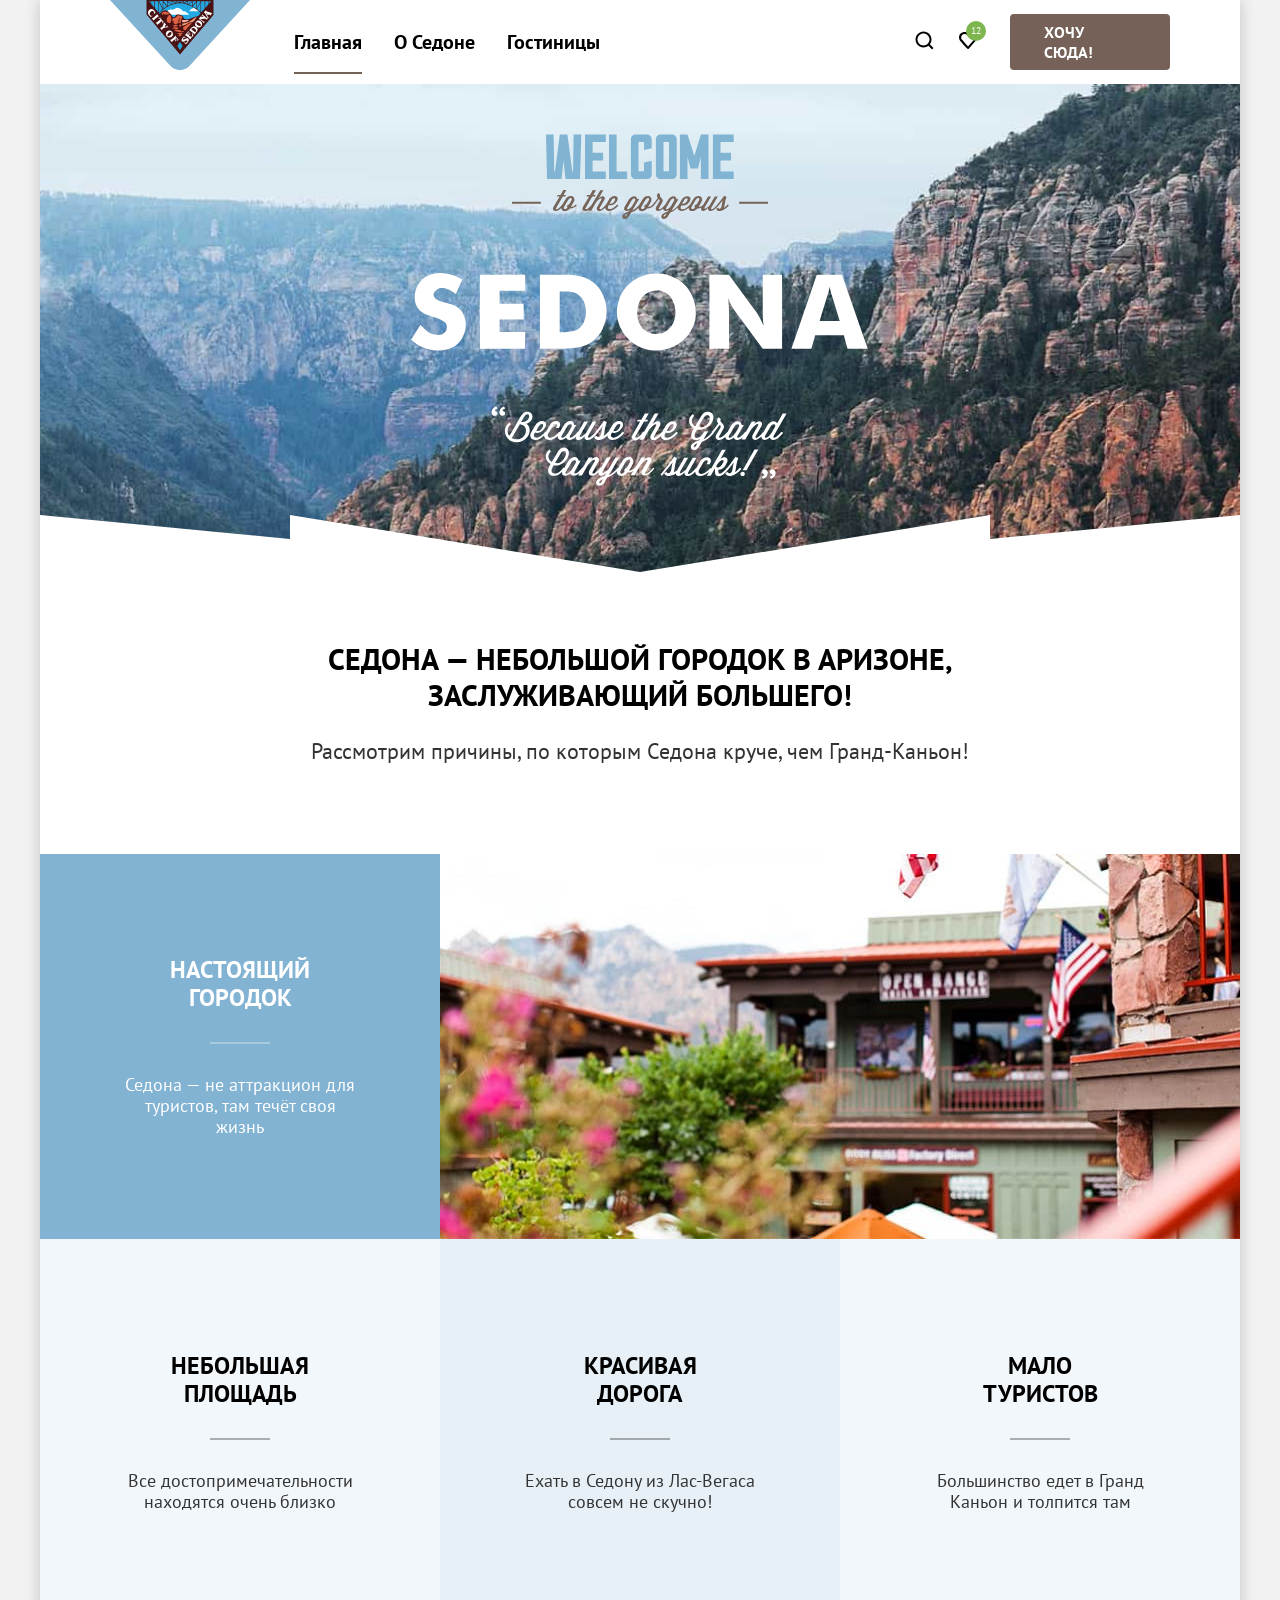
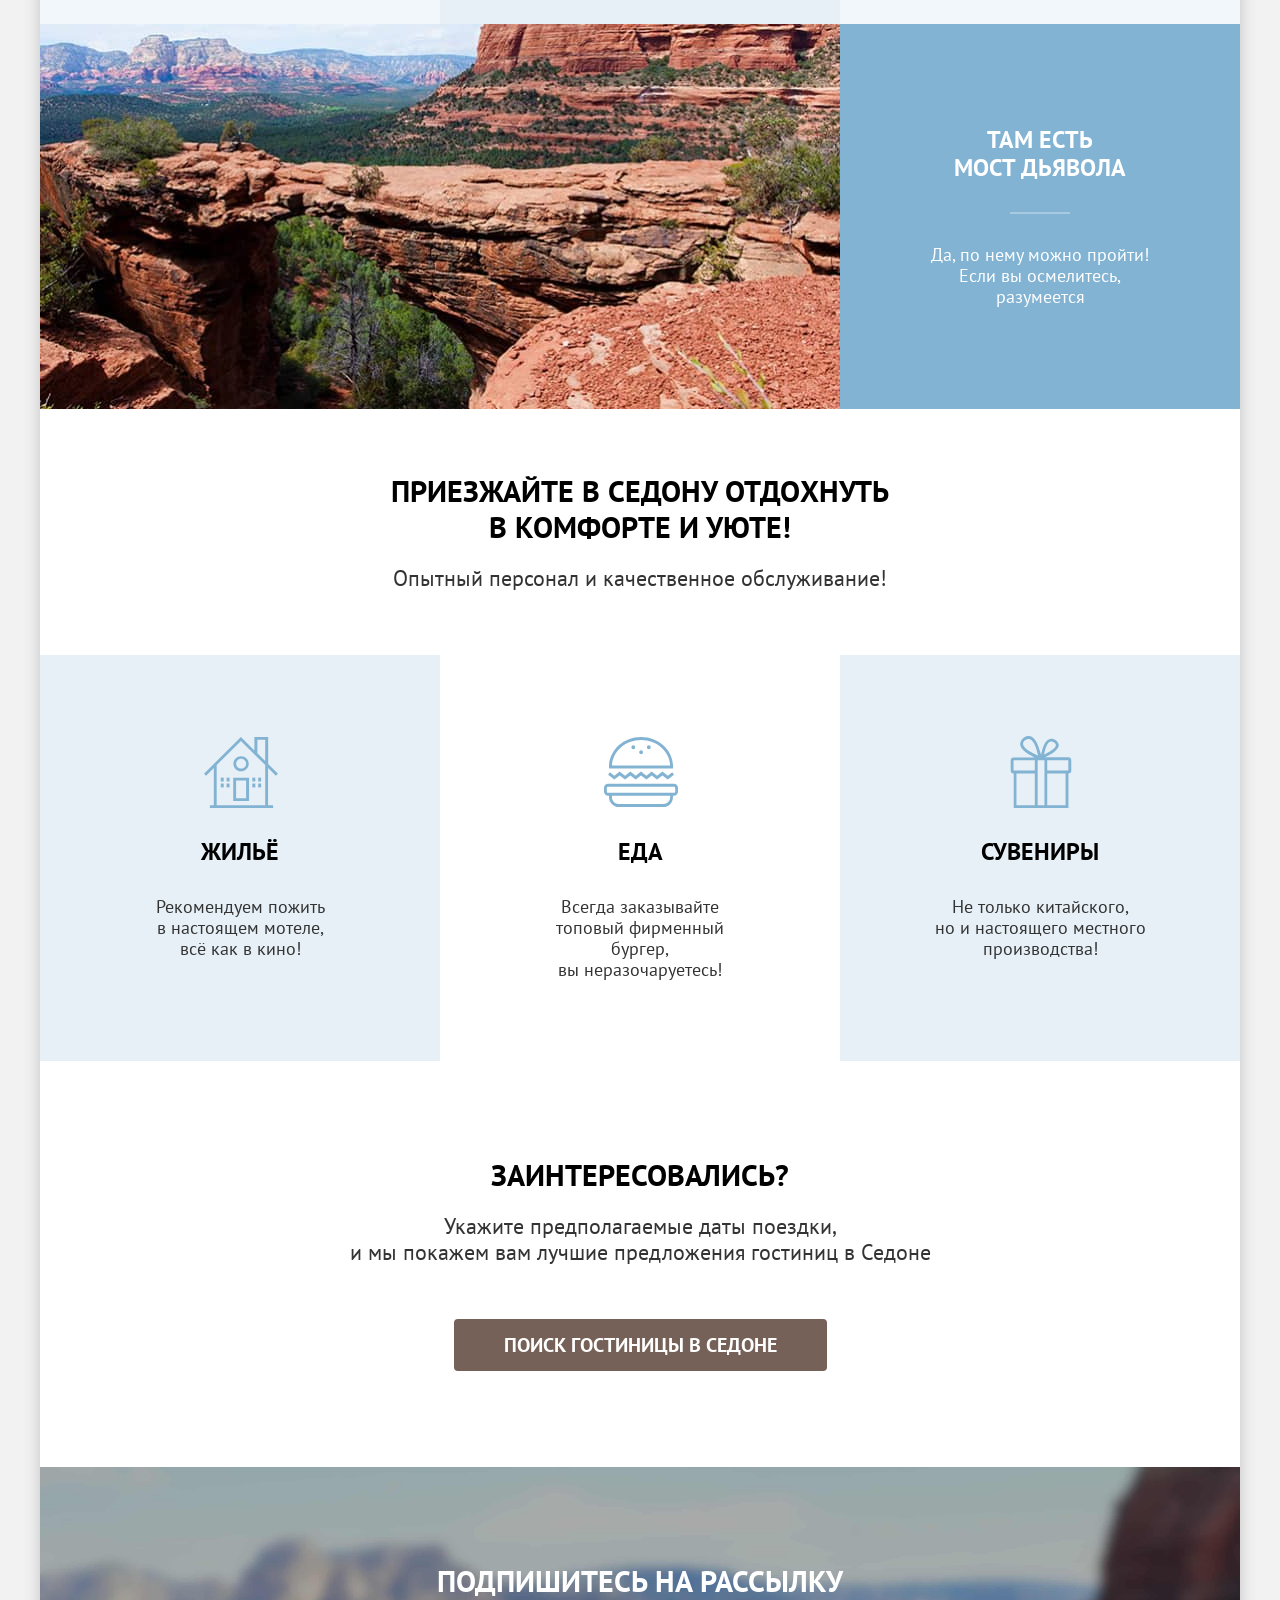
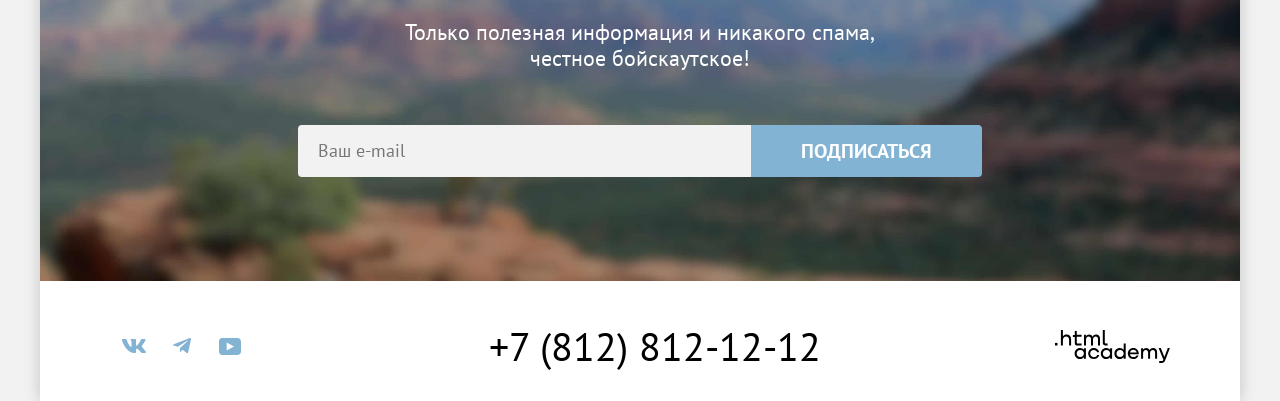
<file: index.html>
<!DOCTYPE html>
<html lang="ru">

<head>
  <meta charset="utf-8">
  <title>Добро пожаловать в Седону</title>
  <link rel="icon" sizes="32x32" href="favicon.ico">
  <link rel="stylesheet" href="styles/styles.css">
</head>

<body>
  <header class="page-header">
    <nav class="navigation">
      <a class="nav-logo" href="/">
        <img class="navigation-item-image" src="images/logo.svg" width="140" height="70" alt="Логотип города">
      </a>
      <ul class="navigation-list">
        <li class="navigation-item">
          <a class="navigation-link navigation-link-current" href="/">Главная</a>
        </li>
        <li class="navigation-item">
          <a class="navigation-link" href="#">О Седоне</a>
        </li>
        <li class="navigation-item">
          <a class="navigation-link" href="catalog.html">Гостиницы</a>
        </li>
      </ul>
      <div class="navigation-user">
        <ul class="navigation-user-with-icons">
          <li class="navigation-user-item">
            <a class="navigation-user-link search" href="#">
              <span class="visually-hidden">Поиск</span>
              <svg width="20" height="20" viewBox="0 0 20 20" fill="none" xmlns="http://www.w3.org/2000/svg">
                <path
                  d="M19.5 18.0083L15.8 14.3287C16.8 13.0359 17.5 11.3453 17.5 9.4558C17.5 5.08011 13.9 1.5 9.5 1.5C5.1 1.5 1.5 5.17956 1.5 9.55525C1.5 13.9309 5.1 17.511 9.5 17.511C11.3 17.511 13 16.9144 14.4 15.8204L18.1 19.5L19.5 18.0083ZM9.5 15.5221C6.2 15.5221 3.5 12.837 3.5 9.55525C3.5 6.27348 6.2 3.5884 9.5 3.5884C12.8 3.5884 15.5 6.27348 15.5 9.55525C15.5 12.837 12.8 15.5221 9.5 15.5221Z"
                  fill="currentColor" />
              </svg>
            </a>
          </li>
          <li class="navigation-user-item">
            <a class="navigation-user-link favourite" href="#">
              <span class="visually-hidden">Избранное</span>
              <svg width="20" height="20" viewBox="0 0 20 20" fill="none" xmlns="http://www.w3.org/2000/svg">
                <path
                  d="M9.9 19C9.6 19 9.3 18.9 9.1 18.6C3.7 12.5 2.4 11.1 2.1 10.7C1.4 9.8 1 8.6 1 7.4C1 4.4 3.4 2 6.5 2C7.8 2 9 2.5 10 3.3C11 2.5 12.3 2 13.5 2C16.5 2 19 4.4 19 7.4C19 8.7 18.5 9.9 17.7 10.8L10.7 18.7C10.5 18.9 10.3 19 9.9 19ZM3.9 9.5C4.2 9.9 7.4 13.5 10 16.4L16.2 9.4C16.7 8.9 16.9 8.2 16.9 7.4C16.9 5.6 15.4 4.1 13.6 4.1C12.6 4.1 11.6 4.6 10.9 5.4C10.6 5.7 10.3 5.8 10 5.8C9.7 5.8 9.4 5.6 9.2 5.4C8.5 4.6 7.5 4.1 6.5 4.1C4.7 4.1 3.2 5.6 3.2 7.4C3.1 8.3 3.5 9 3.9 9.5C3.8 9.5 3.8 9.5 3.9 9.5Z"
                  fill="currentColor" />
              </svg>
              <span class="icon-button-counter">12</span>
            </a>
          </li>
        </ul>
        <a class="button primary-button-small menu-button" href="#">Хочу сюда!</a>
      </div>
    </nav>
  </header>

  <main class="main-index main-container">
    <section class="hero">
      <h1 class="visually-hidden">Добро пожаловать в Седону</h1>
      <img class="hero-title" src="images/welcome.svg" width="458" height="352" alt="Добро пожаловаты">
    </section>

    <section class="about">
      <h2 class="visually-hidden">О Седоне</h2>
      <p class="about-title section-title">Седона — небольшой городок в Аризоне,<br>заслуживающий большего!</p>
      <p class="about-description">Рассмотрим причины, по которым Седона круче, чем Гранд-Каньон!</p>
    </section>

    <section class="advantages">
      <h2 class="visually-hidden">Преимущества Седоны</h2>
      <ul class="advantages-list">
        <li class="advantages-item advantages-item-with-image advantages-item-with-image-top">
          <div class="advantages-item-content">
            <h3 class="section-subtitle advantages-item-title-white">Настоящий <br>городок</h3>
            <p class="advantages-item-description-white">Седона — не аттракцион для туристов, там течёт своя жизнь</p>
          </div>
          <img class="advantages-item-image" src="images/photo-1.jpg" width="800" height="385" alt="Город Седона">
        </li>
        <li class="advantages-item light-blue-background">
          <h3 class="section-subtitle advantages-item-title">Небольшая <br>площадь</h3>
          <p class="advantages-item-description">Все достопримечательности находятся очень близко</p>
        </li>
        <li class="advantages-item blue-background">
          <h3 class="section-subtitle advantages-item-title">Красивая <br>дорога</h3>
          <p class="advantages-item-description">Ехать в Седону из Лас-Вегаса совсем не скучно!</p>
        </li>
        <li class="advantages-item light-blue-background">
          <h3 class="section-subtitle advantages-item-title">Мало <br>туристов</h3>
          <p class="advantages-item-description">Большинство едет в Гранд Каньон и толпится там</p>
        </li>
        <li class="advantages-item advantages-item-with-image advantages-item-with-image-bottom">
          <div class="advantages-item-content">
            <h3 class="section-subtitle advantages-item-title-white">Там есть<br>мост дьявола</h3>
            <p class="advantages-item-description-white">Да, по нему можно пройти! Если вы осмелитесь, разумеется</p>
          </div>
          <img class="advantages-item-image" src="images/photo-2.jpg" width="800" height="385" alt="Мост дьявола">
        </li>
      </ul>
    </section>

    <section class="recommendations">
      <div class="recommendations-header">
        <h2 class="visually-hidden">Рекомендации по Седоне</h2>
        <p class="recommendations-title section-title">Приезжайте в Седону отдохнуть<br>в комфорте и уюте!</p>
        <p class="recommendations-description">Опытный персонал и качественное обслуживание!</p>
      </div>
      <ul class="recommendations-list">
        <li class="recommendations-item blue-background recommendations-house">
          <h3 class="recommendations-item-title section-subtitle">Жильё</h3>
          <p class="recommendations-item-description">Рекомендуем пожить<br>в настоящем мотеле,<br>всё как в кино!</p>
        </li>
        <li class="recommendations-item recommendations-food">
          <h3 class="recommendations-item-title section-subtitle">Еда</h3>
          <p class="recommendations-item-description">Всегда заказывайте<br>топовый фирменный бургер,<br>вы неразочаруетесь!</p>
        </li>
        <li class="recommendations-item blue-background recommendations-gift">
          <h3 class="recommendations-item-title section-subtitle">Сувениры</h3>
          <p class="recommendations-item-description">Не только китайского,<br>но и настоящего местного<br>производства!</p>
        </li>
      </ul>
    </section>

    <section class="hotel-search">
      <h2 class="visually-hidden">Поиск гостиницы</h2>
      <p class="hotel-search-title section-title">Заинтересовались?</p>
      <p class="hotel-search-description">Укажите предполагаемые даты поездки,<br>и мы покажем вам лучшие предложения гостиниц в Седоне</p>
      <button class="primary-button-large button open-modal-button" type="button">Поиск гостиницы в Седоне</button>
    </section>

    <section class="subscription">
      <h2 class="subscription-title section-title">Подпишитесь на рассылку</h2>
      <p class="subscription-description">Только полезная информация и никакого спама,<br>честное бойскаутское!</p>
      <form class="subscription-form" action="https://echo.htmlacademy.ru/" method="post">
        <input class="subscription-form-input" type="email" name="email" placeholder="Ваш e-mail" required>
        <button class="secondary-button button subscription-button" type="submit">Подписаться</button>
      </form>
    </section>
  </main>

  <footer class="page-footer">
    <div class="socials">
      <h2 class="visually-hidden">Социальные сети</h2>
      <ul class="footer-social-list">
        <li class="footer-social-item">
          <a class="footer-social-link social-icon" target="_blank" rel="noreferrer noopener"
            href="https://vk.com/htmlacademy">
            <span class="visually-hidden">VKontakte</span>
            <svg aria-hidden="true" focusable="false" width="24" height="14" viewBox="0 0 24 14" fill="none"
              xmlns="http://www.w3.org/2000/svg">
              <path fill-rule="evenodd" clip-rule="evenodd"
                d="M23.45 0.948C23.616 0.402 23.45 0 22.655 0H20.03C19.362 0 19.054 0.347 18.887 0.73C18.887 0.73 17.552 3.926 15.661 6.002C15.049 6.604 14.771 6.795 14.437 6.795C14.27 6.795 14.019 6.604 14.019 6.057V0.948C14.019 0.292 13.835 0 13.279 0H9.151C8.734 0 8.483 0.304 8.483 0.593C8.483 1.214 9.429 1.358 9.526 3.106V6.904C9.526 7.737 9.373 7.888 9.039 7.888C8.149 7.888 5.984 4.677 4.699 1.003C4.45 0.288 4.198 0 3.527 0H0.9C0.15 0 0 0.347 0 0.73C0 1.412 0.89 4.8 4.145 9.281C6.315 12.341 9.37 14 12.153 14C13.822 14 14.028 13.632 14.028 12.997V10.684C14.028 9.947 14.186 9.8 14.715 9.8C15.105 9.8 15.772 9.992 17.33 11.467C19.11 13.216 19.403 14 20.405 14H23.03C23.78 14 24.156 13.632 23.94 12.904C23.702 12.18 22.852 11.129 21.725 9.882C21.113 9.172 20.195 8.407 19.916 8.024C19.527 7.533 19.638 7.314 19.916 6.877C19.916 6.877 23.116 2.451 23.449 0.948H23.45Z"
                fill="currentColor" />
            </svg>
          </a>
        </li>
        <li class="footer-social-item">
          <a class="footer-social-link social-icon" target="_blank" rel="noreferrer noopener"
            href="https://t.me/htmlacademy">
            <span class="visually-hidden">Telegram</span>
            <svg aria-hidden="true" focusable="false" width="18" height="16" viewBox="0 0 18 16" fill="none"
              xmlns="http://www.w3.org/2000/svg">
              <path
                d="M16.785 0.0992597L0.840489 6.24776C-0.247661 6.68481 -0.241365 7.29184 0.640845 7.56253L4.73445 8.83953L14.2058 2.8637C14.6537 2.59121 15.0629 2.7378 14.7265 3.03636L7.05283 9.96185H7.05103L7.05283 9.96275L6.77045 14.1823C7.18413 14.1823 7.36669 13.9925 7.59871 13.7686L9.58705 11.8351L13.7229 14.89C14.4855 15.31 15.0332 15.0941 15.2229 14.1841L17.9379 1.38885C18.2158 0.274623 17.5126 -0.229883 16.785 0.0992597Z"
                fill="currentColor" />
            </svg>
          </a>
        </li>
        <li class="footer-social-item">
          <a class="footer-social-link social-icon" target="_blank" rel="noreferrer noopener"
            href="https://www.youtube.com/user/htmlacademyru">
            <span class="visually-hidden">Youtube</span>
            <svg aria-hidden="true" focusable="false" width="22" height="17" viewBox="0 0 22 17" fill="none"
              xmlns="http://www.w3.org/2000/svg">
              <path
                d="M18.607 0H3.17413C1.31343 0 0 1.59375 0 3.4V13.4937C0 15.4062 1.31343 17 3.17413 17H18.8259C20.4677 17 22 15.4062 22 13.6V3.4C21.7811 1.59375 20.4677 0 18.607 0ZM7.66169 12.5375V4.4625L14.995 8.5L7.66169 12.5375Z"
                fill="currentColor" />
            </svg>
          </a>
        </li>
      </ul>
    </div>

    <div class="footer-contacts">
      <h2 class="visually-hidden">Номер телефона</h2>
      <a class="footer-phone-link" href="tel:+78128121212">+7 (812) 812-12-12</a>
    </div>

    <div class="footer-logo">
      <span class="visually-hidden">Онлайн‑курс: HTML и CSS. Профессиональная вёрстка сайтов</span>
      <a class="footer-logo-link" target="_blank" rel="noreferrer noopener"
        href="https://htmlacademy.ru/intensive/htmlcss">
        <svg width="115" height="33" viewBox="0 0 115 33" fill="none" xmlns="http://www.w3.org/2000/svg">
          <path d="M0 12.9V15.5H2.5V12.9H0Z" fill="currentColor" />
          <path
            d="M11.6 4.5C10 4.5 8.8 5.2 8 6.2H7.9V0H5.9V15.5H7.9V10.2C7.9 8.1 9.2 6.6 11.2 6.6C13 6.6 14.1 8 14.1 9.8V15.5H16.1V9.4C16.2 6.4 14.3 4.5 11.6 4.5Z"
            fill="currentColor" />
          <path
            d="M26.6 4.8H21.8V1.1H19.8V4.9H17.9V6.9H19.8V12.9C19.8 14.6 20.8 15.6 22.5 15.6H26.6V13.6H22.9C22.2 13.6 21.8 13.2 21.8 12.5V6.8H26.6V4.8Z"
            fill="currentColor" />
          <path
            d="M41.1 4.6C39.5 4.6 38.2 5.4 37.6 6.7H37.5C36.9 5.5 35.7 4.6 34.1 4.6C32.7 4.6 31.6 5.4 31 6.4H30.9V4.8H29V15.4H31V10C31 8 32 6.5 33.6 6.5C35.1 6.5 36 7.5 36 9.1V15.4H38V9.8C38 7.4 39.4 6.5 40.6 6.5C42.1 6.5 43 7.5 43 9.1V15.4H45V8.9C45.1 6.4 43.6 4.6 41.1 4.6Z"
            fill="currentColor" />
          <path d="M47.8 12.7C47.8 14.4 48.8 15.4 50.6 15.4H52.6V13.4H50.9C50.2 13.4 49.8 13 49.8 12.3V0H47.8V12.7Z"
            fill="currentColor" />
          <path
            d="M28.9 19.7C28 18.6 26.7 17.9 25 17.9C21.9 17.9 19.6 20.2 19.6 23.5C19.6 26.8 21.9 29.1 25 29.1C26.8 29.1 28 28.3 28.8 27.2H28.9V28.8H30.9V18.2H28.9V19.7ZM25.3 27.1C23.1 27.1 21.7 25.5 21.7 23.5C21.7 21.5 23.1 19.9 25.3 19.9C27.5 19.9 28.9 21.5 28.9 23.5C28.9 25.4 27.5 27.1 25.3 27.1Z"
            fill="currentColor" />
          <path
            d="M44.2 22C43.7 19.6 41.6 17.9 38.8 17.9C35.4 17.9 33.2 20.4 33.2 23.5C33.2 26.6 35.4 29.1 38.8 29.1C41.6 29.1 43.7 27.3 44.2 24.9H42.1C41.7 26.2 40.4 27.2 38.8 27.2C36.6 27.2 35.2 25.6 35.2 23.6C35.2 21.6 36.6 20 38.8 20C40.4 20 41.6 21 42.1 22.2H44.2V22Z"
            fill="currentColor" />
          <path
            d="M55.1 19.7C54.2 18.6 52.9 17.9 51.2 17.9C48.1 17.9 45.8 20.2 45.8 23.5C45.8 26.8 48.1 29.1 51.2 29.1C53 29.1 54.2 28.3 55 27.2H55.1V28.8H57.1V18.2H55.1V19.7ZM51.5 27.1C49.3 27.1 47.9 25.5 47.9 23.5C47.9 21.5 49.3 19.9 51.5 19.9C53.7 19.9 55.1 21.5 55.1 23.5C55.1 25.4 53.6 27.1 51.5 27.1Z"
            fill="currentColor" />
          <path
            d="M68.7 19.8C67.8 18.7 66.5 17.9 64.8 17.9C61.7 17.9 59.4 20.2 59.4 23.5C59.4 26.8 61.6 29.1 64.8 29.1C66.5 29.1 67.8 28.3 68.6 27.3H68.7V28.8H70.7V13.4H68.7V19.8ZM65.1 27.1C62.9 27.1 61.5 25.5 61.5 23.5C61.5 21.5 62.9 19.9 65.1 19.9C67.3 19.9 68.7 21.5 68.7 23.5C68.6 25.5 67.2 27.1 65.1 27.1Z"
            fill="currentColor" />
          <path
            d="M78.3 17.9C75 17.9 72.8 20.4 72.8 23.5C72.8 26.5 74.9 29.1 78.3 29.1C80.8 29.1 82.8 27.8 83.5 25.5H81.4C80.9 26.5 79.8 27.1 78.4 27.1C76.5 27.1 75.1 25.8 75 24.2H83.8C84 20.6 81.8 17.9 78.3 17.9ZM78.3 19.8C80 19.8 81.3 20.8 81.6 22.4H75.1C75.4 20.9 76.6 19.8 78.3 19.8Z"
            fill="currentColor" />
          <path
            d="M98.2 17.9C96.6 17.9 95.3 18.7 94.6 19.9H94.5C93.9 18.7 92.7 17.9 91.1 17.9C89.7 17.9 88.6 18.6 88 19.7V18.2H86.1V28.8H88.1V23.4C88.1 21.4 89.1 20 90.7 19.9C92.2 19.9 93.1 20.9 93.1 22.5V28.8H95.1V23.2C95.1 20.8 96.5 19.9 97.7 19.9C99.2 19.9 100.1 20.9 100.1 22.5V28.8H102.1V22.3C102.2 19.7 100.7 17.9 98.2 17.9Z"
            fill="currentColor" />
          <path
            d="M109.4 27L105.8 18.1H103.6L108.4 29.7C108.1 30.6 107.7 30.9 106.7 30.9H104.2V32.9H106.7C108.5 32.9 109.5 32.1 110.2 30.3L114.9 18.1H112.8L109.4 27Z"
            fill="currentColor" />
        </svg>
      </a>
    </div>
  </footer>

  <div class="modal-container">
    <div class="modal modal-search">
      <button class="modal-close-button">
        <svg class="close-icon" aria-hidden="true" focusable="false" width="16" height="16" viewBox="0 0 20 20"
          fill="none" xmlns="http://www.w3.org/2000/svg">
          <path
            d="M17 4.29231L15.7077 3L10 8.70769L4.29231 3L3 4.29231L8.70769 10L3 15.7077L4.29231 17L10 11.2923L15.7077 17L17 15.7077L11.2923 10L17 4.29231Z"
            fill="currentColor" />
        </svg>
        <span class="visually-hidden">Закрыть</span>
      </button>
      <section class="modal-search-content">
        <h2 class="modal-search-title section-title">Поиск гостиницы в Седоне</h2>
        <form class="modal-form" action="https://echo.htmlacademy.ru/" method="post">
          <label class="modal-form-label" for="check-in-date">Дата Заезда:</label>
          <div class="check-in-date-input">
            <input class="modal-form-input" type="text" id="check-in-date" name="check-in-date" value="27 апреля 2020"
              placeholder="Укажите дату" required>
            <span class="error-message">Мы не можем отправить вас в прошлое.</span>
          </div>

          <label class="modal-form-label" for="check-out-date">Дата Выезда:</label>
          <div class="check-out-date-input">
            <input class="modal-form-input" type="text" id="check-out-date" name="check-out-date"
              value="1 сентября 2023" placeholder="Укажите дату" required>
            <span class="information-message">На эти даты есть свободные номера. Пока есть.</span>
          </div>

          <label class="modal-form-label" for="adults">Взрослые:</label>
          <div class="quantity-picker">
            <button type="button" class="btn-minus" onclick="this.nextElementSibling.stepDown()">
              <svg width="20" height="20" viewBox="0 0 20 20" fill="none" xmlns="http://www.w3.org/2000/svg">
                <path d="M3 9V11H17V9H3Z" fill="currentColor" />
              </svg>
              <span class="visually-hidden">Уменьшить количество взрослых</span>
            </button>
            <input class="modal-input-guest-amount" type="number" id="adults" name="adults" min="1" max="99" value="2"
              placeholder="1" inputmode="numeric" required>
            <button type="button" class="btn-plus" onclick="this.previousElementSibling.stepUp()">
              <svg width="20" height="20" viewBox="0 0 20 20" fill="none" xmlns="http://www.w3.org/2000/svg">
                <path d="M17 9H11V3H9V9H3V11H9V17H11V11H17V9Z" fill="currentColor" />
              </svg>
              <span class="visually-hidden">Увеличить количество взрослых</span>
            </button>
          </div>

          <label class="modal-form-label modal-form-label-children">Дети:
            <span class="tooltip">
              <button class="tooltip-toggle" type="button" aria-labelledby="tooltip-label-date">
                <svg class="tooltip-icon" width="16" height="16" role="img" aria-label="Информация" viewBox="0 0 20 20"
                  fill="none" xmlns="http://www.w3.org/2000/svg">
                  <path fill-rule="evenodd" clip-rule="evenodd" d="M9 4H11V6H9V4ZM11 16H9V7H11V16Z" fill="white" />
                </svg>
              </button>
              <span class="tooltip-text" role="tooltip" id="tooltip-label-date">Укажите количество детей, которые
                будут с вами, возраст которых от 6 до 18 лет. Дети до 6 лет размещаются бесплатно.</span>
            </span>
          </label>
          <div class="quantity-picker">
            <button type="button" class="btn-minus" onclick="this.nextElementSibling.stepDown()">
              <svg width="20" height="20" viewBox="0 0 20 20" fill="none" xmlns="http://www.w3.org/2000/svg">
                <path d="M3 9V11H17V9H3Z" fill="currentColor" />
              </svg>
              <span class="visually-hidden">Уменьшить количество детей</span>
            </button>
            <input class="modal-input-guest-amount" type="number" name="children" id="children" min="1" max="99"
              value="2" placeholder="1" inputmode="numeric" required>
            <button type="button" class="btn-plus" onclick="this.previousElementSibling.stepUp()">
              <svg width="20" height="20" viewBox="0 0 20 20" fill="none" xmlns="http://www.w3.org/2000/svg">
                <path d="M17 9H11V3H9V9H3V11H9V17H11V11H17V9Z" fill="currentColor" />
              </svg>
              <span class="visually-hidden">Увеличить количество детей</span>
            </button>
          </div>

          <button class="secondary-button button modal-search-button" type="submit">Найти</button>
        </form>
      </section>
    </div>
  </div>

  <script>
    const modal = document.querySelector('.modal-container');
    const openButton = document.querySelector('.open-modal-button');
    const closeButton = document.querySelector('.modal-close-button');

    openButton.addEventListener('click', () => {
      modal.classList.add('modal-container-open');
    });

    closeButton.addEventListener('click', () => {
      modal.classList.remove('modal-container-open');
    });

    modal.addEventListener('click', (evt) => {
      if (evt.target === modal) {
        modal.classList.remove('modal-container-open');
      }
    });
  </script>

</body>

</html>
</file>
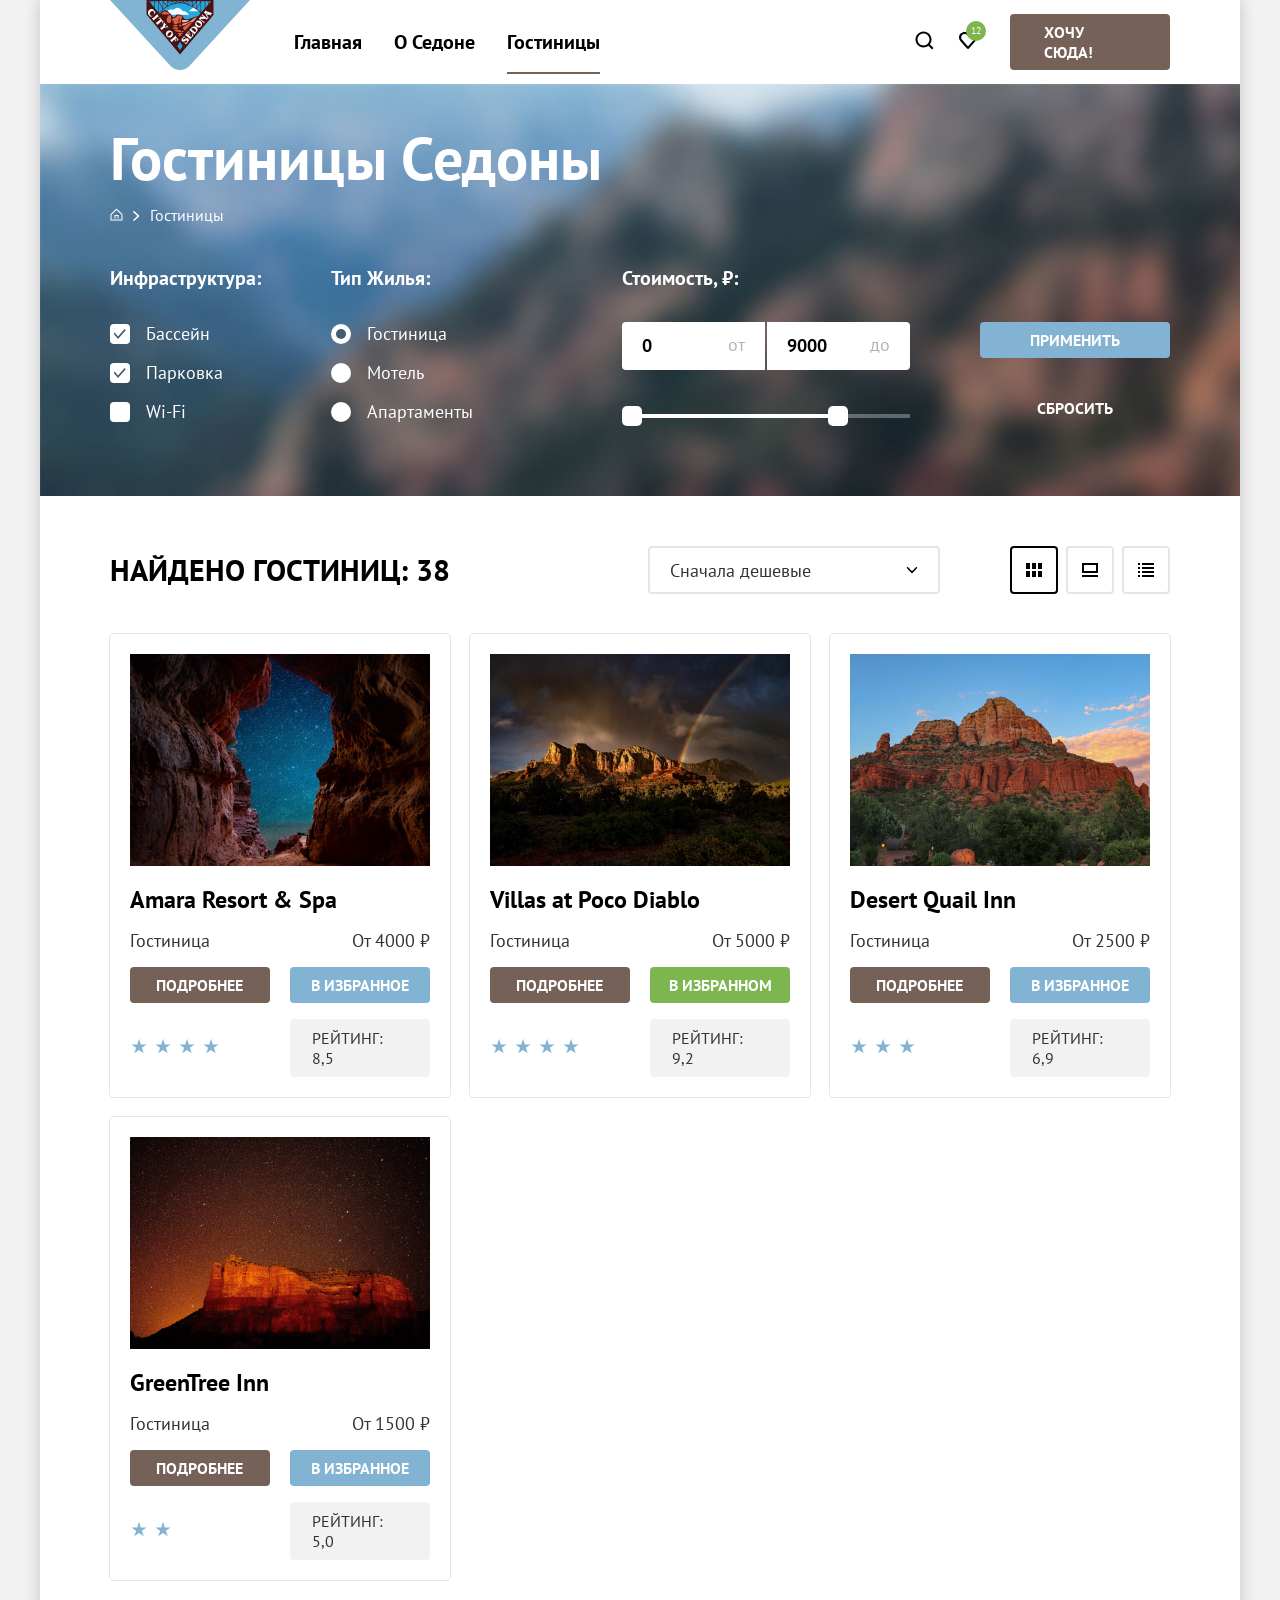
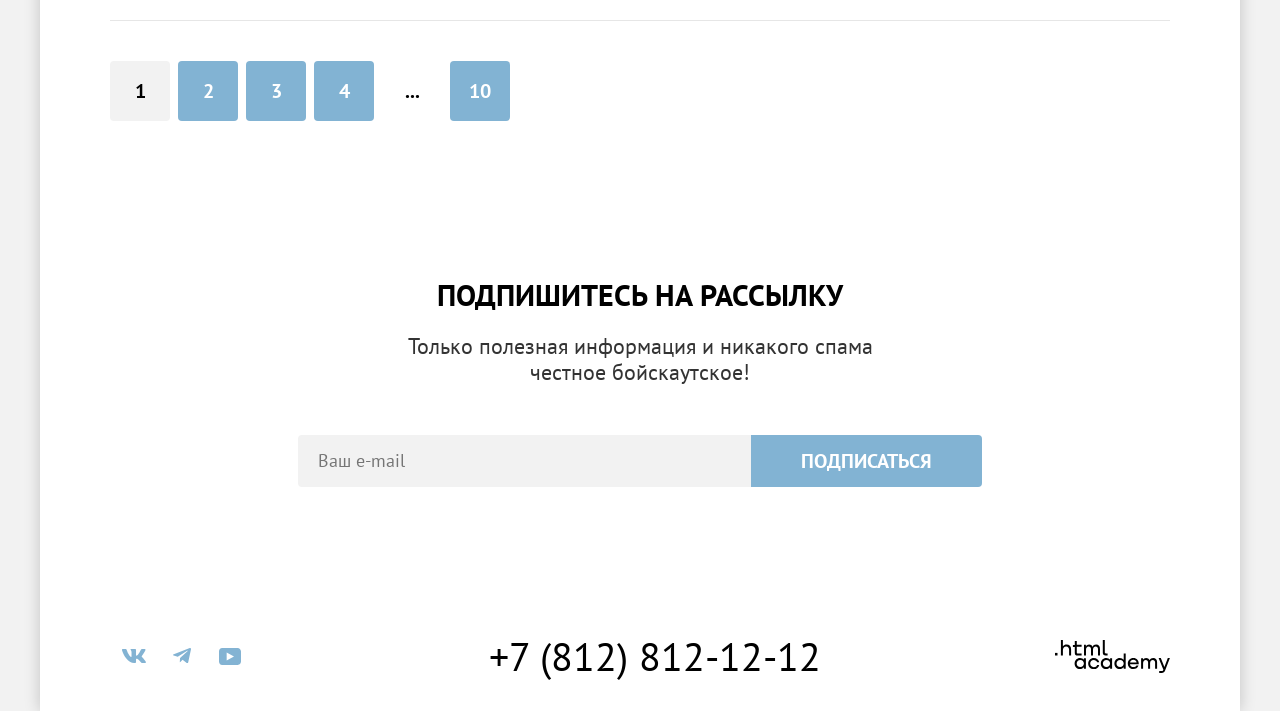
<file: catalog.html>
<!DOCTYPE html>
<html lang="ru">

<head>
  <meta charset="UTF-8">
  <meta name="viewport" content="width=device-width, initial-scale=1.0">
  <title>Каталог гостиниц Седоны</title>
  <link rel="icon" sizes="32x32" href="favicon.ico">
  <link rel="stylesheet" href="styles/styles.css">
</head>

<body>
  <header class="page-header">
    <nav class="navigation">
      <a class="nav-logo" href="index.html">
        <img class="navigation-item-image" src="images/logo.svg" width="140" height="70" alt="Логотип города">
      </a>
      <ul class="navigation-list">
        <li class="navigation-item">
          <a class="navigation-link" href="index.html">Главная</a>
        </li>
        <li class="navigation-item">
          <a class="navigation-link" href="#">О Седоне</a>
        </li>
        <li class="navigation-item">
          <a class="navigation-link navigation-link-current">Гостиницы</a>
        </li>
      </ul>
      <div class="navigation-user">
        <ul class="navigation-user-with-icons">
          <li class="navigation-user-item">
            <a class="navigation-user-link search" href="#">
              <span class="visually-hidden">Поиск</span>
              <svg width="20" height="20" viewBox="0 0 20 20" fill="none" xmlns="http://www.w3.org/2000/svg">
                <path
                  d="M19.5 18.0083L15.8 14.3287C16.8 13.0359 17.5 11.3453 17.5 9.4558C17.5 5.08011 13.9 1.5 9.5 1.5C5.1 1.5 1.5 5.17956 1.5 9.55525C1.5 13.9309 5.1 17.511 9.5 17.511C11.3 17.511 13 16.9144 14.4 15.8204L18.1 19.5L19.5 18.0083ZM9.5 15.5221C6.2 15.5221 3.5 12.837 3.5 9.55525C3.5 6.27348 6.2 3.5884 9.5 3.5884C12.8 3.5884 15.5 6.27348 15.5 9.55525C15.5 12.837 12.8 15.5221 9.5 15.5221Z"
                  fill="currentColor" />
              </svg>
            </a>
          </li>
          <li class="navigation-user-item">
            <a class="navigation-user-link favourite" href="#">
              <span class="visually-hidden">Избранное</span>
              <svg width="20" height="20" viewBox="0 0 20 20" fill="none" xmlns="http://www.w3.org/2000/svg">
                <path
                  d="M9.9 19C9.6 19 9.3 18.9 9.1 18.6C3.7 12.5 2.4 11.1 2.1 10.7C1.4 9.8 1 8.6 1 7.4C1 4.4 3.4 2 6.5 2C7.8 2 9 2.5 10 3.3C11 2.5 12.3 2 13.5 2C16.5 2 19 4.4 19 7.4C19 8.7 18.5 9.9 17.7 10.8L10.7 18.7C10.5 18.9 10.3 19 9.9 19ZM3.9 9.5C4.2 9.9 7.4 13.5 10 16.4L16.2 9.4C16.7 8.9 16.9 8.2 16.9 7.4C16.9 5.6 15.4 4.1 13.6 4.1C12.6 4.1 11.6 4.6 10.9 5.4C10.6 5.7 10.3 5.8 10 5.8C9.7 5.8 9.4 5.6 9.2 5.4C8.5 4.6 7.5 4.1 6.5 4.1C4.7 4.1 3.2 5.6 3.2 7.4C3.1 8.3 3.5 9 3.9 9.5C3.8 9.5 3.8 9.5 3.9 9.5Z"
                  fill="currentColor" />
              </svg>
              <span class="icon-button-counter">12</span>
            </a>
          </li>
        </ul>
        <a class="button primary-button-small menu-button" href="#">Хочу сюда!</a>
      </div>
    </nav>
  </header>

  <main class="main-inner main-container-catalog">
    <div class="catalog-hero">
      <header class="inner-header">
        <h1 class="inner-header-title">Гостиницы Седоны</h1>
        <ul class="breadcrumbs">
          <li class="breadcrumbs-item">
            <a class="breadcrumbs-link back-home" href="/">
              <span class="visually-hidden">На главную</span>
              <svg aria-hidden="true" focusable="false" width="13" height="15" viewBox="0 0 13 15" fill="none"
                xmlns="http://www.w3.org/2000/svg">
                <path
                  d="M6.5 0.5L0.5 6.30006V12.5001H12.5V6.30006L6.5 0.5ZM11.5 11.5001H1.5V6.70005L6.5 1.9L11.5 6.70005V11.5001Z"
                  fill="currentColor"/>
                <path d="M4.5 10.5001H5.5V8.00005H7.5V10.5001H8.5V7.00005H4.5V10.5001Z" fill="currentColor" />
              </svg>
            </a>
          </li>
          <li class="breadcrumbs-item">
            <a class="breadcrumbs-link" href="catalog.html">Гостиницы</a>
          </li>
        </ul>
      </header>

      <section class="catalog-products">
        <h2 class="visually-hidden">Список фильтров гостиниц Седоны</h2>
        <form class="catalog-filters" action="https://echo.htmlacademy.ru/" method="get" data-test="filter">
          <div class="catalog-filter-left-group">
            <fieldset class="catalog-filter-group">
              <legend class="catalog-filter-title">Инфраструктура:</legend>
              <ul class="catalog-filter-list">
                <li class="catalog-filter-item">
                  <label class="control-input-label">
                    <input class="control-input-checkbox visually-hidden" type="checkbox" name="pool" checked>
                    <span class="control-mark-checkbox"></span>
                    Бассейн
                  </label>
                </li>
                <li class="catalog-filter-item">
                  <label class="control-input-label">
                    <input class="control-input-checkbox visually-hidden" type="checkbox" name="parking" checked>
                    <span class="control-mark-checkbox"></span>
                    Парковка</label>
                </li>
                <li class="catalog-filter-item">
                  <label class="control-input-label">
                    <input class="control-input-checkbox visually-hidden" type="checkbox" name="wifi">
                    <span class="control-mark-checkbox"></span>
                    Wi-Fi
                  </label>
                </li>
              </ul>
            </fieldset>

            <fieldset class="catalog-filter-group">
              <legend class="catalog-filter-title">Тип Жилья:</legend>
              <ul class="catalog-filter-list">
                <li class="catalog-filter-item">
                  <label class="control-input-label">
                    <input class="control-input-radio visually-hidden" type="radio" name="booking" value="hotel"
                      checked>
                    <span class="control-mark-radio"></span>
                    Гостиница
                  </label>
                </li>
                <li class="catalog-filter-item">
                  <label class="control-input-label">
                    <input class="control-input-radio visually-hidden" type="radio" name="booking" value="motel">
                    <span class="control-mark-radio"></span>
                    Мотель
                  </label>
                </li>
                <li class="catalog-filter-item">
                  <label class="control-input-label">
                    <input class="control-input-radio visually-hidden" type="radio" name="booking" value="apartment">
                    <span class="control-mark-radio"></span>
                    Апартаменты
                  </label>
                </li>
              </ul>
            </fieldset>
          </div>

          <div class="catalog-filter-right-group">
            <fieldset class="catalog-filter-range-group">
              <legend class="catalog-filter-title">Стоимость, ₽:</legend>
              <ul class="catalog-filter-range">
                <li class="catalog-filter-item-range">
                  <div class="range-input-container">
                    <label class="control-input-label-range">
                      <input class="control-input minimum-price" type="number" name="minimum-price" value="0"
                        placeholder="0" step="1000">
                      <span class="range-title">от</span>
                    </label>
                    <label class="control-input-label-range">
                      <input class="control-input maximum-price" type="number" name="maximum-price" value="9000"
                        placeholder="9000" step="1000">
                      <span class="range-title">до</span>
                    </label>
                  </div>
                </li>
                <li class="catalog-filter-item-range">
                  <div class="range-scale">
                    <div class="range-bar" style="width: 226px">
                      <button class="range-toggle toggle-min" type="button">
                        <span class="visually-hidden">Изменить минимальную цену</span>
                      </button>
                      <button class="range-toggle toggle-max" type="button">
                        <span class="visually-hidden">Изменить максимальную цену</span>
                      </button>
                    </div>
                  </div>
                </li>
              </ul>
            </fieldset>
            <div class="catalog-filter-button-container">
              <button class="button secondary-button-small catalog-filter-button" type="submit">Применить</button>
              <button class="button ghost-button catalog-filter-button" type="reset">Сбросить</button>
            </div>
          </div>

        </form>
      </section>

    </div>


    <section class="catalog">
      <div class="filters-section">
        <h2 class="catalog-header section-title">
          Найдено гостиниц:
          <span class="catalog-header section-title"> 38</span>
        </h2>

        <select class="sorting-select" aria-label="Сортировка">
          <option value="cheap">Сначала дешевые</option>
          <option value="popular">Сначала популярные</option>
          <option value="expensive">Сначала дорогие</option>
        </select>

        <div class="sorting-buttons-container">
          <a class="sorting-button sorting-button-tile" href="catalog.html?view=tile">
            <span class="visually-hidden">Показать карточками</span>
            <svg width="16" height="14" viewBox="0 0 16 14" fill="none" xmlns="http://www.w3.org/2000/svg">
              <g clip-path="url(#clip0_136903_165)">
                <path d="M4 0H0V6H4V0Z" fill="currentColor" />
                <path d="M16 0H12V6H16V0Z" fill="currentColor" />
                <path d="M10 0H6V6H10V0Z" fill="currentColor" />
                <path d="M4 8H0V14H4V8Z" fill="currentColor" />
                <path d="M16 8H12V14H16V8Z" fill="currentColor" />
                <path d="M10 8H6V14H10V8Z" fill="currentColor" />
              </g>
              <defs>
                <clipPath id="clip0_136903_165">
                  <rect width="16" height="14" fill="white" />
                </clipPath>
              </defs>
            </svg>
          </a>
          <a class="sorting-button sorting-button-card" href="catalog.html?view=card">
            <span class="visually-hidden">Показать по одному</span>
            <svg width="16" height="14" viewBox="0 0 16 14" fill="none" xmlns="http://www.w3.org/2000/svg">
              <g clip-path="url(#clip0_136903_270)">
                <path d="M16 12H0V14H16V12Z" fill="currentColor" />
                <path d="M14 2V8H2V2H14ZM16 0H0V10H16V0Z" fill="currentColor" />
              </g>
              <defs>
                <clipPath id="clip0_136903_270">
                  <rect width="16" height="14" fill="white" />
                </clipPath>
              </defs>
            </svg>
          </a>
          <a class="sorting-button sorting-button-list" href="catalog.html?view=list">
            <span class="visually-hidden">Показать списком</span>
            <svg width="16" height="14" viewBox="0 0 16 14" fill="none" xmlns="http://www.w3.org/2000/svg">
              <g clip-path="url(#clip0_136903_291)">
                <path d="M2 0H0V2H2V0Z" fill="currentColor" />
                <path d="M16 0H4V2H16V0Z" fill="currentColor" />
                <path d="M2 4H0V6H2V4Z" fill="currentColor" />
                <path d="M16 4H4V6H16V4Z" fill="currentColor" />
                <path d="M2 8H0V10H2V8Z" fill="currentColor" />
                <path d="M16 8H4V10H16V8Z" fill="currentColor" />
                <path d="M2 12H0V14H2V12Z" fill="currentColor" />
                <path d="M16 12H4V14H16V12Z" fill="currentColor" />
              </g>
              <defs>
                <clipPath id="clip0_136903_291">
                  <rect width="16" height="14" fill="white" />
                </clipPath>
              </defs>
            </svg>
          </a>
        </div>
      </div>
      <ul class="product-list">
        <li class="product-card">
          <a class="product-card-link" href="#">
            <img class="product-card-image" src="images/hotel-1.jpg" width="300" height="212" alt="Ущелье">
            <h3 class="product-card-title">Amara Resort & Spa</h3>
          </a>
          <p class="product-card-category">Гостиница</p>
          <span class="product-card-price">От 4000 ₽</span>
          <a class="button primary-button-small product-card-button" href="#">Подробнее</a>
          <button class="button secondary-button-small" type="button">В избранное</button>
          <span class="visually-hidden">4 звезды</span>
          <ul class="hotel-stars">
            <li class="star">
              <img class="star-image" src="images/star.svg" width="18" height="17" alt="Звезда класса">
            </li>
            <li class="star">
              <img class="star-image" src="images/star.svg" width="18" height="17" alt="Звезда класса">
            </li>
            <li class="star">
              <img class="star-image" src="images/star.svg" width="18" height="17" alt="Звезда класса">
            </li>
            <li class="star">
              <img class="star-image" src="images/star.svg" width="18" height="17" alt="Звезда класса">
            </li>
          </ul>
          <p class="product-card-rating">Рейтинг: 8,5</p>
        </li>

        <li class="product-card">
          <a class="product-card-link" href="#">
            <img class="product-card-image" src="images/hotel-2.jpg" width="300" height="212" alt="Гранд Каньон">
            <h3 class="product-card-title">Villas at Poco Diablo</h3>
          </a>
          <p class="product-card-category">Гостиница</p>
          <span class="product-card-price">От 5000 ₽</span>
          <a class="button primary-button-small product-card-button" href="#">Подробнее</a>
          <button class="button product-card-button product-card-button-favourite">В избранном</button>
          <span class="visually-hidden">4 звезды</span>
          <ul class="hotel-stars">
            <li class="star">
              <img class="star-image" src="images/star.svg" width="18" height="17" alt="Звезда класса">
            </li>
            <li class="star">
              <img class="star-image" src="images/star.svg" width="18" height="17" alt="Звезда класса">
            </li>
            <li class="star">
              <img class="star-image" src="images/star.svg" width="18" height="17" alt="Звезда класса">
            </li>
            <li class="star">
              <img class="star-image" src="images/star.svg" width="18" height="17" alt="Звезда класса">
            </li>
          </ul>
          <p class="product-card-rating">Рейтинг: 9,2</p>
        </li>

        <li class="product-card">
          <a class="product-card-link" href="#">
            <img class="product-card-image" src="images/hotel-3.jpg" width="300" height="212" alt="Гранд Каньон">
            <h3 class="product-card-title">Desert Quail Inn</h3>
          </a>
          <p class="product-card-category">Гостиница</p>
          <span class="product-card-price">От 2500 ₽</span>
          <a class="button primary-button-small product-card-button" href="#">Подробнее</a>
          <button class="button secondary-button-small" type="button">В избранное</button>
          <span class="visually-hidden">3 звезды</span>
          <ul class="hotel-stars">
            <li class="star">
              <img class="star-image" src="images/star.svg" width="18" height="17" alt="Звезда класса">
            </li>
            <li class="star">
              <img class="star-image" src="images/star.svg" width="18" height="17" alt="Звезда класса">
            </li>
            <li class="star">
              <img class="star-image" src="images/star.svg" width="18" height="17" alt="Звезда класса">
            </li>
          </ul>
          <p class="product-card-rating">Рейтинг: 6,9</p>
        </li>

        <li class="product-card">
          <a class="product-card-link" href="#">
            <img class="product-card-image" src="images/hotel-4.jpg" width="300" height="212" alt="Гранд Каньон">
            <h3 class="product-card-title">GreenTree Inn</h3>
          </a>
          <p class="product-card-category">Гостиница</p>
          <span class="product-card-price">От 1500 ₽</span>
          <a class="button primary-button-small product-card-button" href="#">Подробнее</a>
          <button class="button secondary-button-small" type="button">В избранное</button>
          <span class="visually-hidden">2 звезды</span>
          <ul class="hotel-stars">
            <li class="star">
              <img class="star-image" src="images/star.svg" width="18" height="17" alt="Звезда класса">
            </li>
            <li class="star">
              <img class="star-image" src="images/star.svg" width="18" height="17" alt="Звезда класса">
            </li>
          </ul>
          <p class="product-card-rating">Рейтинг: 5,0</p>
        </li>
      </ul>

      <ul class="pagination">
        <li class="pagination-item">
          <a class="pagination-link pagination-current">1</a>
        </li>
        <li class="pagination-item">
          <a class="pagination-link" href="#">2</a>
        </li>
        <li class="pagination-item">
          <a class="pagination-link" href="#">3</a>
        </li>
        <li class="pagination-item">
          <a class="pagination-link" href="#">4</a>
        </li>
        <li class="pagination-item">
          <span class="pagination-link more">...</span>
        </li>
        <li class="pagination-item">
          <a class="pagination-link" href="#">10</a>
        </li>
      </ul>
    </section>

    <section class="subscription-background-black">
      <h2 class="subscription-title-black section-title">Подпишитесь на рассылку</h2>
      <p class="subscription-description-black">Только полезная информация и никакого спама<br>честное бойскаутское!</p>
      <form class="subscription-form" action="https://echo.htmlacademy.ru/" method="post">
        <input class="subscription-form-input" type="email" name="email" placeholder="Ваш e-mail" required>
        <button class="secondary-button button subscription-button" type="submit">Подписаться</button>
      </form>
    </section>

  </main>

  <footer class="page-footer">
    <div class="socials">
      <h2 class="visually-hidden">Социальные сети</h2>
      <ul class="footer-social-list">
        <li class="footer-social-item">
          <a class="footer-social-link social-icon" target="_blank" rel="noreferrer noopener"
            href="https://vk.com/htmlacademy">
            <span class="visually-hidden">VKontakte</span>
            <svg aria-hidden="true" focusable="false" width="24" height="14" viewBox="0 0 24 14" fill="none"
              xmlns="http://www.w3.org/2000/svg">
              <path fill-rule="evenodd" clip-rule="evenodd"
                d="M23.45 0.948C23.616 0.402 23.45 0 22.655 0H20.03C19.362 0 19.054 0.347 18.887 0.73C18.887 0.73 17.552 3.926 15.661 6.002C15.049 6.604 14.771 6.795 14.437 6.795C14.27 6.795 14.019 6.604 14.019 6.057V0.948C14.019 0.292 13.835 0 13.279 0H9.151C8.734 0 8.483 0.304 8.483 0.593C8.483 1.214 9.429 1.358 9.526 3.106V6.904C9.526 7.737 9.373 7.888 9.039 7.888C8.149 7.888 5.984 4.677 4.699 1.003C4.45 0.288 4.198 0 3.527 0H0.9C0.15 0 0 0.347 0 0.73C0 1.412 0.89 4.8 4.145 9.281C6.315 12.341 9.37 14 12.153 14C13.822 14 14.028 13.632 14.028 12.997V10.684C14.028 9.947 14.186 9.8 14.715 9.8C15.105 9.8 15.772 9.992 17.33 11.467C19.11 13.216 19.403 14 20.405 14H23.03C23.78 14 24.156 13.632 23.94 12.904C23.702 12.18 22.852 11.129 21.725 9.882C21.113 9.172 20.195 8.407 19.916 8.024C19.527 7.533 19.638 7.314 19.916 6.877C19.916 6.877 23.116 2.451 23.449 0.948H23.45Z"
                fill="currentColor" />
            </svg>
          </a>
        </li>
        <li class="footer-social-item">
          <a class="footer-social-link social-icon" target="_blank" rel="noreferrer noopener"
            href="https://t.me/htmlacademy">
            <span class="visually-hidden">Telegram</span>
            <svg aria-hidden="true" focusable="false" width="18" height="16" viewBox="0 0 18 16" fill="none"
              xmlns="http://www.w3.org/2000/svg">
              <path
                d="M16.785 0.0992597L0.840489 6.24776C-0.247661 6.68481 -0.241365 7.29184 0.640845 7.56253L4.73445 8.83953L14.2058 2.8637C14.6537 2.59121 15.0629 2.7378 14.7265 3.03636L7.05283 9.96185H7.05103L7.05283 9.96275L6.77045 14.1823C7.18413 14.1823 7.36669 13.9925 7.59871 13.7686L9.58705 11.8351L13.7229 14.89C14.4855 15.31 15.0332 15.0941 15.2229 14.1841L17.9379 1.38885C18.2158 0.274623 17.5126 -0.229883 16.785 0.0992597Z"
                fill="currentColor" />
            </svg>
          </a>
        </li>
        <li class="footer-social-item">
          <a class="footer-social-link social-icon" target="_blank" rel="noreferrer noopener"
            href="https://www.youtube.com/user/htmlacademyru">
            <span class="visually-hidden">Youtube</span>
            <svg aria-hidden="true" focusable="false" width="22" height="17" viewBox="0 0 22 17" fill="none"
              xmlns="http://www.w3.org/2000/svg">
              <path
                d="M18.607 0H3.17413C1.31343 0 0 1.59375 0 3.4V13.4937C0 15.4062 1.31343 17 3.17413 17H18.8259C20.4677 17 22 15.4062 22 13.6V3.4C21.7811 1.59375 20.4677 0 18.607 0ZM7.66169 12.5375V4.4625L14.995 8.5L7.66169 12.5375Z"
                fill="currentColor" />
            </svg>
          </a>
        </li>
      </ul>
    </div>

    <div class="footer-contacts">
      <h2 class="visually-hidden">Номер телефона</h2>
      <a class="footer-phone-link" href="tel:+78128121212">+7 (812) 812-12-12</a>
    </div>

    <div class="footer-logo">
      <span class="visually-hidden">Онлайн‑курс: HTML и CSS. Профессиональная вёрстка сайтов</span>
      <a class="footer-logo-link" target="_blank" rel="noreferrer noopener"
        href="https://htmlacademy.ru/intensive/htmlcss">
        <svg width="115" height="33" viewBox="0 0 115 33" fill="none" xmlns="http://www.w3.org/2000/svg">
          <path d="M0 12.9V15.5H2.5V12.9H0Z" fill="currentColor" />
          <path
            d="M11.6 4.5C10 4.5 8.8 5.2 8 6.2H7.9V0H5.9V15.5H7.9V10.2C7.9 8.1 9.2 6.6 11.2 6.6C13 6.6 14.1 8 14.1 9.8V15.5H16.1V9.4C16.2 6.4 14.3 4.5 11.6 4.5Z"
            fill="currentColor" />
          <path
            d="M26.6 4.8H21.8V1.1H19.8V4.9H17.9V6.9H19.8V12.9C19.8 14.6 20.8 15.6 22.5 15.6H26.6V13.6H22.9C22.2 13.6 21.8 13.2 21.8 12.5V6.8H26.6V4.8Z"
            fill="currentColor" />
          <path
            d="M41.1 4.6C39.5 4.6 38.2 5.4 37.6 6.7H37.5C36.9 5.5 35.7 4.6 34.1 4.6C32.7 4.6 31.6 5.4 31 6.4H30.9V4.8H29V15.4H31V10C31 8 32 6.5 33.6 6.5C35.1 6.5 36 7.5 36 9.1V15.4H38V9.8C38 7.4 39.4 6.5 40.6 6.5C42.1 6.5 43 7.5 43 9.1V15.4H45V8.9C45.1 6.4 43.6 4.6 41.1 4.6Z"
            fill="currentColor" />
          <path d="M47.8 12.7C47.8 14.4 48.8 15.4 50.6 15.4H52.6V13.4H50.9C50.2 13.4 49.8 13 49.8 12.3V0H47.8V12.7Z"
            fill="currentColor" />
          <path
            d="M28.9 19.7C28 18.6 26.7 17.9 25 17.9C21.9 17.9 19.6 20.2 19.6 23.5C19.6 26.8 21.9 29.1 25 29.1C26.8 29.1 28 28.3 28.8 27.2H28.9V28.8H30.9V18.2H28.9V19.7ZM25.3 27.1C23.1 27.1 21.7 25.5 21.7 23.5C21.7 21.5 23.1 19.9 25.3 19.9C27.5 19.9 28.9 21.5 28.9 23.5C28.9 25.4 27.5 27.1 25.3 27.1Z"
            fill="currentColor" />
          <path
            d="M44.2 22C43.7 19.6 41.6 17.9 38.8 17.9C35.4 17.9 33.2 20.4 33.2 23.5C33.2 26.6 35.4 29.1 38.8 29.1C41.6 29.1 43.7 27.3 44.2 24.9H42.1C41.7 26.2 40.4 27.2 38.8 27.2C36.6 27.2 35.2 25.6 35.2 23.6C35.2 21.6 36.6 20 38.8 20C40.4 20 41.6 21 42.1 22.2H44.2V22Z"
            fill="currentColor" />
          <path
            d="M55.1 19.7C54.2 18.6 52.9 17.9 51.2 17.9C48.1 17.9 45.8 20.2 45.8 23.5C45.8 26.8 48.1 29.1 51.2 29.1C53 29.1 54.2 28.3 55 27.2H55.1V28.8H57.1V18.2H55.1V19.7ZM51.5 27.1C49.3 27.1 47.9 25.5 47.9 23.5C47.9 21.5 49.3 19.9 51.5 19.9C53.7 19.9 55.1 21.5 55.1 23.5C55.1 25.4 53.6 27.1 51.5 27.1Z"
            fill="currentColor" />
          <path
            d="M68.7 19.8C67.8 18.7 66.5 17.9 64.8 17.9C61.7 17.9 59.4 20.2 59.4 23.5C59.4 26.8 61.6 29.1 64.8 29.1C66.5 29.1 67.8 28.3 68.6 27.3H68.7V28.8H70.7V13.4H68.7V19.8ZM65.1 27.1C62.9 27.1 61.5 25.5 61.5 23.5C61.5 21.5 62.9 19.9 65.1 19.9C67.3 19.9 68.7 21.5 68.7 23.5C68.6 25.5 67.2 27.1 65.1 27.1Z"
            fill="currentColor" />
          <path
            d="M78.3 17.9C75 17.9 72.8 20.4 72.8 23.5C72.8 26.5 74.9 29.1 78.3 29.1C80.8 29.1 82.8 27.8 83.5 25.5H81.4C80.9 26.5 79.8 27.1 78.4 27.1C76.5 27.1 75.1 25.8 75 24.2H83.8C84 20.6 81.8 17.9 78.3 17.9ZM78.3 19.8C80 19.8 81.3 20.8 81.6 22.4H75.1C75.4 20.9 76.6 19.8 78.3 19.8Z"
            fill="currentColor" />
          <path
            d="M98.2 17.9C96.6 17.9 95.3 18.7 94.6 19.9H94.5C93.9 18.7 92.7 17.9 91.1 17.9C89.7 17.9 88.6 18.6 88 19.7V18.2H86.1V28.8H88.1V23.4C88.1 21.4 89.1 20 90.7 19.9C92.2 19.9 93.1 20.9 93.1 22.5V28.8H95.1V23.2C95.1 20.8 96.5 19.9 97.7 19.9C99.2 19.9 100.1 20.9 100.1 22.5V28.8H102.1V22.3C102.2 19.7 100.7 17.9 98.2 17.9Z"
            fill="currentColor" />
          <path
            d="M109.4 27L105.8 18.1H103.6L108.4 29.7C108.1 30.6 107.7 30.9 106.7 30.9H104.2V32.9H106.7C108.5 32.9 109.5 32.1 110.2 30.3L114.9 18.1H112.8L109.4 27Z"
            fill="currentColor" />
        </svg>
      </a>
    </div>
  </footer>

</body>

</html>
</file>
<file: styles/styles.css>
@font-face {
  font-family: "Pt Sans";
  font-style: normal;
  font-weight: 400;
  src: url("../fonts/ptsans-400.woff2") format("woff2");
  font-display: swap;
}

@font-face {
  font-family: "Pt Sans";
  font-style: normal;
  font-weight: 700;
  src: url("../fonts/ptsans-700.woff2") format("woff2");
  font-display: swap;
}

body {
  display: flex;
  flex-direction: column;
  min-height: 100vh;
  margin: 0 auto;
  max-width: 1200px;
  font-family: "Pt Sans", sans-serif;
  font-size: 18px;
  line-height: 21px;
  color: #333333;
  background-color: #ffffff;
  box-shadow: 0 0 15px 0 rgba(0, 0, 0, 0.2);
}

html {
  background-color: #f2f2f2;
}

*,
*::before,
*::after {
  box-sizing: border-box;
}

.main-container {
  flex-grow: 1;
  margin: 0 auto;
  text-align: center;
}

.main-container-catalog {
  flex-grow: 1;
  margin: 0 auto;
}

.button {
  display: inline-block;
  padding: 8px 50px;
  font-family: inherit;
  font-weight: 700;
  text-transform: uppercase;
  border-radius: 4px;
  border: none;
  cursor: pointer;
}

.secondary-button-small {
  display: inline-block;
  padding: 8px 20px;
  color: #ffffff;
  font-family: inherit;
  font-size: 16px;
  line-height: 20px;
  background-color: #82b3d3;
  border: none;
  cursor: pointer;
}

.secondary-button-small:hover {
  background-color: #68a2ca;
}

.secondary-button-small:focus {
  background-color: #68a2ca;
  outline: none;
}

.secondary-button-small:active {
  color: rgba(255, 255, 255, 0.3);
  background-color: #68a2ca;
}

.secondary-button-small:disabled {
  background-color: #e5e5e5;
}

.ghost-button {
  display: inline-block;
  padding: 8px 50px;
  color: #ffffff;
  font-family: inherit;
  font-size: 16px;
  line-height: 20px;
  background-color: transparent;
  border: none;
  cursor: pointer;
}

.ghost-button:hover {
  color: rgba(255, 255, 255, 0.3);
}

.ghost-button:focus {
  outline: 3px solid #83b3d3;
  outline-offset: -3px;
  color: #ffffff;
}

.ghost-button:active {
  color: rgba(255, 255, 255, 0.3);
}

.ghost-button:disabled {
  color: rgba(255, 255, 255, 0.1);
}

.primary-button-small {
  display: inline-block;
  padding: 8px 34px;
  font-family: inherit;
  color: #ffffff;
  font-size: 16px;
  line-height: 20px;
  text-decoration: none;
  background-color: #756157;
  border: none;
  cursor: pointer;
}

.primary-button-small:hover {
  background-color: #615048;
}

.primary-button-small:focus {
  background-color: #615048;
  outline: none;
}

.primary-button-small:active {
  background-color: #756157;
  color: rgba(255, 255, 255, 0.3);
}

.primary-button-small:disabled {
  background-color: #e5e5e5;
}

.primary-button-large {
  display: inline-block;
  padding: 8px 50px;
  color: #ffffff;
  font-size: 20px;
  line-height: 36px;
  font-weight: 700;
  text-transform: uppercase;
  background-color: #756157;
  border: none;
  cursor: pointer;
}

.primary-button-large:hover {
  background-color: #615048;
}

.primary-button-large:focus {
  background-color: #615048;
  outline: none;
}

.primary-button-large:active {
  background-color: #756157;
  color: rgba(255, 255, 255, 0.3);
}

.primary-button-large:disabled {
  background-color: #e5e5e5;
}

.secondary-button {
  display: inline-block;
  color: #ffffff;
  font-size: 20px;
  line-height: 36px;
  font-weight: 700;
  text-transform: uppercase;
  text-align: center;
  background-color: #82b3d3;
  border: none;
  outline: none;
  cursor: pointer;
}

.secondary-button:hover,
.secondary-button:focus {
  background-color: #68a2ca;
}

.secondary-button:active {
  background-color: #68a2ca;
  color: rgba(255, 255, 255, 0.3);
}

.secondary-button:disabled {
  background-color: #e5e5e5;
}

.visually-hidden {
  position: absolute;
  width: 1px;
  height: 1px;
  margin: -1px;
  padding: 0;
  border: 0;
  clip: rect(0 0 0 0);
  overflow: hidden;
}

.section-title {
  margin: 0;
  font-size: 30px;
  line-height: 36px;
  font-weight: 700;
  color: #000000;
  text-transform: uppercase;
}

.section-subtitle {
  margin: 0;
  font-size: 24px;
  line-height: 28px;
  font-weight: 700;
  color: #000000;
  text-transform: uppercase;
}

.page-header {
  color: #000000;
}

.navigation {
  position: relative;
  display: flex;
  align-items: center;
  padding: 0 70px;
  min-height: 64px;
}

.nav-logo {
  position: absolute;
  height: 70px;
  width: 140px;
  top: 0;
  left: 70px;
}

.navigation-item-image {
  display: block;
  height: 70px;
  width: 140px;
}

.navigation-list {
  margin: 0 0 0 168px;
  padding: 0;
  display: flex;
  flex-wrap: wrap;
  flex-grow: 1;
  max-width: 612px;
  list-style: none;
}

.navigation-user-with-icons {
  display: flex;
  flex-wrap: wrap;
  justify-content: flex-end;
  max-width: 216px;
  margin: 0;
  list-style: none;
}

.navigation-user {
  display: flex;
  flex-wrap: wrap;
  gap: 0 20px;
  align-items: center;
  justify-content: flex-end;
  margin: 0;
  padding-left: 0;
  max-width: 487px;
  list-style: none;
}

.navigation-link {
  display: inline-block;
  padding: 20px 16px;
  font-size: 20px;
  line-height: 24px;
  font-weight: 700;
  text-decoration: none;
  color: #000000;
}

.menu-button {
  max-width: 160px;
  margin: 14px 0;
}

.navigation-link:hover,
.navigation-link:focus {
  color: #756157;
}

.navigation-link:active {
  color: rgba(117, 97, 87, 0.3);
}

.navigation-link:disabled {
  color: #e5e5e5;
}

.navigation-item {
  position: relative;
}

.navigation-link-current::before {
  position: absolute;
  content: "";
  right: 16px;
  bottom: 0;
  left: 16px;
  height: 2px;
  background-color: #756257;
}

.navigation-link-current:hover {
  color: #000000;
}

.navigation-user-link {
  position: relative;
  display: inline-block;
  padding: 20px 12px;
  min-width: 44px;
  min-height: 64px;
  text-decoration: none;
}

.search {
  color: #000000;
}

.search:hover,
.search:focus {
  color: #756157;
}

.search:active {
  color: rgba(117, 97, 87, 0.3);
}

.search:disabled {
  color: #e5e5e5;
}

.favourite {
  color: #000000;
}

.favourite:hover,
.favourite:focus {
  color: #756157;
}

.favourite:active {
  color: rgba(117, 97, 87, 0.3);
}

.favourite:disabled {
  color: #e5e5e5;
}

.icon-button-counter {
  position: absolute;
  top: 11px;
  right: 4px;
  display: flex;
  align-items: center;
  justify-content: center;
  width: 20px;
  height: 20px;
  color: #ffffff;
  font-size: 10px;
  line-height: 10px;
  background-color: #7db54f;
  border-radius: 50%;
}

.hero {
  align-content: center;
  padding: 50px 0 82px;
  background-color: #a9a9a9;
  background-image: url("../images/divider.svg"), url("../images/index-background.jpg");
  background-size: 100% auto, cover;
  background-repeat: no-repeat, no-repeat;
  background-position: center bottom, center center;
}

.about {
  padding: 69px 200px 90px;
}

.about-title {
  margin: 0 auto 25px;
}

.about-description {
  margin: 0;
  font-size: 22px;
  line-height: 26px;
}

.advantages-list {
  display: grid;
  grid-template-columns: repeat(3, 1fr);
  margin: 0;
  list-style: none;
  padding: 0;
}

.advantages-item-with-image-bottom .advantages-item-image {
  order: -1;
}

.advantages-item {
  min-height: 385px;
  align-content: center;
  padding: 102px 85px;
}

.advantages-item-with-image-top {
  display: grid;
  grid-template-columns: 1fr 2fr;
  grid-column: 1 / -1;
  padding: 0;
  background-color: #82b3d3;
}

.advantages-item-with-image-bottom {
  display: grid;
  grid-template-columns: 2fr 1fr;
  padding: 0;
  grid-column: 1 / -1;
  background-color: #82b3d3;
}

.blue-background {
  background-color: rgba(131, 179, 211, 0.2);
}

.light-blue-background {
  background-color: rgba(131, 179, 211, 0.1);
}

.advantages-item-content {
  align-content: center;
  padding: 102px 85px;
}

.advantages-item-title {
  position: relative;
}

.advantages-item-title::after {
  content: "";
  display: block;
  height: 2px;
  width: 60px;
  margin: 30px auto;
  background-color: rgba(0, 0, 0, 0.3);
}

.advantages-item-title-white {
  position: relative;
  font-size: 24px;
  line-height: 28px;
  font-weight: 700;
  color: #ffffff;
  text-transform: uppercase;
}

.advantages-item-title-white::after {
  display: block;
  content: "";
  height: 2px;
  width: 60px;
  margin: 30px auto;
  background-color: rgba(255, 255, 255, 0.3);
}

.advantages-item-description {
  margin: 0;
  font-size: 18px;
  line-height: 21px;
}

.advantages-item-description-white {
  margin: 0;
  font-size: 18px;
  line-height: 21px;
  color: #ffffff;
}

.advantages-item-image {
  width: 100%;
  height: 100%;
  object-fit: cover;
}

.recommendations-header {
  padding: 64px 200px;
}

.recommendations-title {
  margin: 0 auto 20px;
}

.recommendations-description {
  margin: 0;
  font-size: 22px;
  line-height: 26px;
}

.recommendations-list {
  display: grid;
  grid-template-columns: repeat(3, 1fr);
  padding: 0;
  margin: 0;
  list-style: none;
}

.recommendations-item {
  padding: 81px 85px;
  align-content: start;
}

.recommendations-item-title {
  margin-bottom: 30px;
}

.recommendations-item-description {
  margin: 0;
}

.recommendations-house .recommendations-item-title::before {
  display: block;
  content: "";
  width: 75px;
  height: 72px;
  margin: 0 auto 30px;
  background-image: url("../images/housing.svg");
  background-repeat: no-repeat;
  background-position: center;
  background-size: contain;
}

.recommendations-food .recommendations-item-title::before {
  display: block;
  content: "";
  width: 75px;
  height: 72px;
  margin: 0 auto 30px;
  background-image: url("../images/hamburger.svg");
  background-repeat: no-repeat;
  background-position: center;
  background-size: contain;
}

.recommendations-gift .recommendations-item-title::before {
  display: block;
  content: "";
  width: 75px;
  height: 72px;
  margin: 0 auto 30px;
  background-image: url("../images/gift.svg");
  background-repeat: no-repeat;
  background-position: center;
  background-size: contain;
}

.hotel-search {
  padding: 96px 200px;
}

.hotel-search-title {
  margin-bottom: 20px;
}

.hotel-search-description {
  margin: 0 0 54px;
  font-size: 22px;
  line-height: 26px;
}

.subscription-title {
  margin-bottom: 20px;
  color: #ffffff;
}

.subscription-description {
  margin: 0 auto 54px;
  font-size: 22px;
  line-height: 26px;
  color: #ffffff;
}

.subscription {
  padding: 96px 200px 104px;
  text-align: center;
  background-image: url("../images/subscription-background.jpg");
  background-color: #a9a9a9;
  background-size: cover;
  background-repeat: no-repeat;
}

.subscription-form {
  display: flex;
  max-width: 684px;
  margin: 0 auto;
}

.subscription-button {
  border-radius: 0 4px 4px 0;
  max-width: 232px;
}

.subscription-form-input {
  width: 100%;
  padding: 14px 20px;
  font-family: inherit;
  font-size: 18px;
  line-height: 24px;
  color: rgba(0, 0, 0, 0.6);
  background-color: #f2f2f2;
  border: none;
  border-radius: 4px 0 0 4px;
}

.subscription-form-input:hover {
  background-color: #e6e6e6;
}

.subscription-form-input:focus {
  background-color: #e6e6e6;
  outline: #83b3d3 3px solid;
  outline-offset: -3px;
}

.subscription-form-input:active {
  color: #000000;
}

.subscription-form-input:disabled {
  color: #e5e5e5;
}

.page-footer {
  display: flex;
  justify-content: space-between;
  align-items: center;
  padding: 40px 70px 30px;
  color: #000000;
  background-color: #ffffff;
}

.footer-social-link {
  display: flex;
  align-items: center;
  justify-content: center;
  width: 48px;
  height: 40px;
}

.footer-social-list {
  display: flex;
  flex-wrap: wrap;
  margin: 0;
  padding: 0;
  max-width: 146px;
  list-style: none;
}

.social-icon {
  color: #83b3d3;
}

.social-icon:hover {
  color: #68a2ca;
}

.social-icon:focus {
  color: #68a2ca;
  outline: none;
}

.social-icon:active {
  color: rgba(104, 162, 202, 0.3);
}

.social-icon:disabled {
  color: #e5e5e5;
}

.footer-contacts {
  display: flex;
  flex-flow: column wrap;
  gap: 20px;
  max-width: 720px;
  padding: 5px 0;
}

.footer-phone-link {
  font-size: 40px;
  line-height: 40px;
  color: #000000;
  text-decoration: none;
}

.footer-phone-link:hover {
  color: #756157;
}

.footer-phone-link:focus {
  color: #756157;
  outline: none;
}

.footer-phone-link:active {
  color: rgba(117, 97, 87, 0.3);
}

.footer-phone-link:disabled {
  color: #e5e5e5;
}

.footer-logo-link {
  display: flex;
  align-items: center;
  color: #000000;
}

.footer-logo-link:hover {
  color: #756157;
}

.footer-logo-link:focus {
  color: #756157;
  outline: none;
}

.footer-logo-link:active {
  color: rgba(117, 97, 87, 0.3);
}

.footer-phone-link:disabled {
  color: #e5e5e5;
}

.footer-phone-link:focus {
  color: #756157;
  outline: none;
}

.footer-phone-link:active {
  color: rgba(117, 97, 87, 0.3);
}

.modal-container {
  position: fixed;
  top: 0;
  left: 0;
  width: 100%;
  height: 100%;
  display: none;
  padding: 20px;
  background-color: rgba(242, 242, 242, 0.8);
}

.modal-container-test {
  position: fixed;
  top: 0;
  left: 0;
  width: 100%;
  height: 100%;
  display: flex;
  padding: 20px;
  background-color: rgba(242, 242, 242, 0.8);
}

.modal-container-open {
  display: flex;
}

.modal {
  position: relative;
  max-height: 100%;
  width: 100%;
  max-width: 717px;
  margin: auto;
  padding: 64px 70px;
  background-color: #ffffff;
  border-radius: 30px;
  box-shadow: 0 25px 50px 0 rgba(0, 0, 0, 0.1);
  overflow-y: auto;
}

.modal-form {
  display: grid;
  grid-template-columns: 119px 110px 1fr 110px;
  gap: 23px 18px;
}

.modal-form-label {
  padding-top: 12px;
  font-family: inherit;
  font-weight: 700;
  font-size: 20px;
  line-height: 24px;
  color: #000000;
}

.modal-form-label-children {
  display: flex;
  padding: 0 28px 0 0;
  gap: 10px;
  align-items: center;
  justify-content: flex-end;
}

.modal-close-button {
  position: absolute;
  top: 64px;
  right: 52px;
  display: flex;
  align-items: center;
  justify-content: center;
  width: 52px;
  height: 52px;
  background-color: #f2f2f2;
  border-radius: 50%;
  border: none;
}

.modal-close-button:hover {
  background-color: #e5e5e5;
}

.modal-close-button:focus {
  background-color: #e5e5e5;
  outline: #83b3d3 3px solid;
  outline-offset: -3px;
}

.modal-close-button:active {
  background-color: #e5e5e5;
  color: rgba(0, 0, 0, 0.3);
}

.modal-close-button:disabled {
  background-color: #e5e5e5;
  color: rgba(0, 0, 0, 0.3);
}

.modal-search-title {
  margin-bottom: 64px;
  padding-right: 54px;
}

.modal-search-button {
  grid-column: 1 / -1;
  margin-top: 25px;
  min-height: 60px;
  border-radius: 10px;
}

.check-in-date-input {
  grid-column: 2 / -1;
}

.check-out-date-input {
  grid-column: 2 / -1;
}

.modal-form-input {
  display: block;
  width: 100%;
  padding: 12px 50px 12px 20px;
  font-family: inherit;
  font-size: inherit;
  line-height: 24px;
  color: #000000;
  font-weight: 700;
  background-image: url("../images/calendar.svg");
  background-repeat: no-repeat;
  background-position: right 20px center;
  background-size: 19px 20px;
  border: none;
  border-radius: 4px;
  background-color: #f2f2f2;
}

.error-message {
  display: block;
  padding: 4px 0 0 20px;
  font-size: 16px;
  line-height: 21px;
  color: #ff5757;
  font-weight: 400;
}

.information-message {
  display: block;
  padding: 4px 0 0 20px;
  font-size: 16px;
  line-height: 21px;
  color: inherit;
  font-weight: 400;
}

.modal-form-input:hover {
  background-color: #e6e6e6;
}

.modal-form-input:focus {
  background-color: #e6e6e6;
  outline: #83b3d3 3px solid;
  outline-offset: -3px;
}

.modal-form-input:active {
  background-color: #f5f5f5;
  color: #000000;
}

.modal-form-input:disabled {
  color: #e5e5e5;
}

.guest-amount-container {
  display: flex;
  justify-content: space-between;
}

.guest-control-wrapper {
  display: flex;
  gap: 46px;
}

.quantity-picker {
  display: flex;
  gap: 0;
  background-color: #f2f2f2;
  border-radius: 4px;
}

.quantity-picker:hover {
  background-color: #e6e6e6;
}

.quantity-picker:active {
  color: #000000;
  background-color: #f5f5f5;
}

.quantity-picker:disabled {
  color: rgba(0, 0, 0, 0.3);
  background-color: #e5e5e5;
}

.btn-minus {
  height: 48px;
  padding: 14px 10px;
  color: rgba(0, 0, 0, 0.149);
  border-radius: 4px 0 0 4px;
  border: none;
  background-color: transparent;
}

.btn-plus {
  height: 48px;
  padding: 14px 10px;
  color: rgba(0, 0, 0, 0.1);
  border-radius: 0 4px 4px 0;
  border: none;
  background-color: transparent;
}

.quantity-picker:has(.modal-input-guest-amount:focus) {
  background-color: #e6e6e6;
  outline: #83b3d3 3px solid;
  outline-offset: -3px;
  border-radius: 4px;
}

.quantity-picker button:hover svg {
  color: #000000;
}

.quantity-picker button:focus {
  outline: none;
}

.quantity-picker button:focus-visible svg {
  outline: #83b3d3 3px solid;
  outline-offset: -3px;
  border-radius: 4px;
}

.quantity-picker button:active svg {
  color: #000000;
}

.quantity-picker button:disabled svg {
  color: rgba(0, 0, 0, 0.3);
}

.modal-input-guest-amount {
  width: 31px;
  text-align: center;
  padding: 10px 0;
  font-family: inherit;
  font-size: inherit;
  line-height: 24px;
  color: #000000;
  font-weight: 700;
  border: none;
  background-color: transparent;
}

.modal-input-guest-amount:focus {
  outline: none;
}

input[type="date"]::-webkit-calendar-picker-indicator {
  position: absolute;
  inset: 0;
  width: auto;
  height: auto;
  color: transparent;
  background: transparent;
  cursor: pointer;
}

.label-with-info {
  display: flex;
  gap: 10px;
  align-items: center;
}

.tooltip {
  position: relative;
  flex-shrink: 0;
}

.tooltip-toggle:focus {
  outline: none;
}

.tooltip-toggle {
  display: block;
  padding: 0;
  margin: 0;
  height: 26px;
  width: 26px;
  border-radius: 50%;
  border: none;
  background-color: #83b3d3;
}

.tooltip-icon {
  display: block;
  width: 100%;
  height: 100%;
}

.tooltip-text {
  position: absolute;
  top: 100%;
  left: 50%;
  transform: translateX(-50%);
  z-index: 1;
  display: none;
  margin-top: 16px;
  width: 256px;
  padding: 15px 20px 18px;
  color: #ffffff;
  font-family: inherit;
  font-size: 16px;
  line-height: 20px;
  font-weight: 400;
  background-color: #333333;
  box-shadow: 0 15px 30px 0 rgba(0, 0, 0, 0.3);
  border-radius: 10px;
}

.tooltip-toggle:hover+.tooltip-text,
.tooltip-toggle:focus+.tooltip-text {
  display: block;
}

.tooltip-text::after {
  content: "";
  position: absolute;
  bottom: 100%;
  left: 50%;
  transform: translateX(-50%);
  width: 0;
  height: 0;
  border-left: 10px solid transparent;
  border-right: 10px solid transparent;
  border-bottom: 10px solid #333333;
}

.catalog-hero {
  display: block;
  padding: 35px 70px 70px;
  background-image: url("../images/catalog-background.jpg");
  background-size: cover;
  background-repeat: no-repeat;
  background-color: #a9a9a9;
}

.catalog {
  display: flex;
  flex-direction: column;
  padding: 50px 70px 60px;
}

.catalog-filters {
  display: flex;
  flex-wrap: wrap;
  justify-content: space-between;
}

.catalog-filter-left-group {
  display: flex;
  flex-wrap: wrap;
  gap: 70px;
}

.catalog-filter-right-group {
  display: flex;
  flex-wrap: wrap;
  gap: 70px;
}

.control-input-radio {
  width: 20px;
  border: none;
}

.control-input-checkbox {
  width: 20px;
  border-radius: 4px;
}

.control-mark-checkbox {
  position: relative;
  min-width: 20px;
  height: 20px;
  background-color: #ffffff;
  border-radius: 4px;
}

.control-input-checkbox {
  position: absolute;
  top: 0;
  left: 0;
  z-index: 2;
  width: 20px;
  height: 20px;
  margin: 0;
  opacity: 0;
  cursor: pointer;
}

.control-input-label:hover .control-mark-checkbox {
  opacity: 0.6;
}

.control-input-label:hover {
  opacity: 0.6;
}

.control-input-checkbox:focus-visible+.control-mark-checkbox {
  outline: 3px solid #83b3d3;
}

.control-input-checkbox:active+.control-mark-checkbox {
  opacity: 0.3;
}

.control-input-checkbox:disabled+.control-mark-checkbox {
  background-color: rgba(255, 255, 255, 0.1);
}

.control-input-checkbox[type="checkbox"]:checked+.control-mark-checkbox::before {
  content: "";
  position: absolute;
  top: 50%;
  left: 50%;
  transform: translate(-50%, -50%);
  width: 13px;
  height: 10px;
  background-image: url("../images/check.svg");
  background-repeat: no-repeat;
  background-position: center;
  border-radius: 0;
}

.control-mark-radio {
  position: relative;
  min-width: 20px;
  height: 20px;
  background-color: #ffffff;
  border-radius: 50%;
}

.control-input-radio {
  width: 20px;
  height: 20px;
  margin: 0;
  opacity: 0;
  cursor: pointer;
}

.control-input-label:hover .control-mark-radio {
  opacity: 0.6;
}

.control-input-label:hover {
  opacity: 0.6;
}

.control-input-radio:focus-visible+.control-mark-radio {
  outline: 3px solid #83b3d3;
}

.control-input-label:active+.control-mark-radio {
  opacity: 0.3;
}

.control-input-radio:disabled+.control-mark-radio {
  background-color: rgba(255, 255, 255, 0.1);
}

.control-input-radio[type="radio"]:checked+.control-mark-radio::before {
  content: "";
  position: absolute;
  top: 50%;
  left: 50%;
  transform: translate(-50%, -50%);
  width: 10px;
  height: 10px;
  border-radius: 50%;
  background-color: #3f5e72;
}

.catalog-filter-range {
  padding-left: 0;
  margin: 0;
  list-style: none;
}

.range-input-container {
  display: flex;
  gap: 2px;
  margin-bottom: 44px;
}

.control-input-label-range {
  position: relative;
}

.range-title {
  position: absolute;
  top: 12px;
  right: 20px;
  color: rgba(0, 0, 0, 0.3);
}

input[type="number"]::-webkit-outer-spin-button,
input[type="number"]::-webkit-inner-spin-button {
  -moz-appearance: none;
  appearance: none;
  margin: 0;
}

input[type="number"] {
  -moz-appearance: textfield;
}

.catalog-filter-button-container {
  display: flex;
  flex-direction: column;
  gap: 32px;
  margin-top: 56px;
}

.catalog-filter-button {
  padding: 8px 50px;
  max-width: 192px;
}

.filters-section {
  display: flex;
  align-items: center;
  padding-bottom: 40px;
}

.sorting-select {
  min-height: 48px;
  margin-right: 70px;
  margin-left: auto;
  padding: 10px 50px 10px 20px;
  width: 292px;
  color: #333333;
  font-size: 18px;
  line-height: 21px;
  font-family: inherit;
  background-image: url("../images/arrow-down.svg");
  background-repeat: no-repeat;
  background-position: right 20px center;
  background-size: 12px 7px;
  border: 2px solid #e5e5e5;
  background-color: #ffffff;
  border-radius: 4px;
  appearance: none;
}

.sorting-select:hover {
  border: 2px solid #68a2ca;
}

.sorting-select:focus {
  border: 2px solid #68a2ca;
  outline: none;
}

.sorting-select:active {
  color: #000000;
  border: 2px solid rgba(0, 0, 0, 0.3);
}

.sorting-select:disabled {
  color: #000000;
  border: 2px solid #000000;
  opacity: 0.3;
}

.sorting-buttons-container {
  display: flex;
  flex-wrap: wrap;
  justify-content: flex-end;
  gap: 8px;
  max-width: 200px;
  min-width: 160px;
}

.inner-header-title {
  margin: 0 0 8px;
  font-size: 60px;
  line-height: 78px;
  font-weight: 700;
  color: #ffffff;
}

.breadcrumbs {
  position: relative;
  display: flex;
  flex-wrap: wrap;
  padding-left: 0;
  align-items: center;
  margin: 0 0 40px;
  list-style: none;
}

.breadcrumbs-item {
  display: flex;
  align-items: center;
}

.breadcrumbs-link {
  display: flex;
  align-items: center;
  font-size: 16px;
  line-height: 21px;
  color: #ffffff;
  text-decoration: none;
}

.breadcrumbs-link:hover {
  color: rgba(255, 255, 255, 0.6);
}

.breadcrumbs-link:focus {
  color: #ffffff;
  outline: none;
}

.breadcrumbs-link:active {
  color: rgba(255, 255, 255, 0.3);
}

.breadcrumbs-link:disabled {
  color: rgba(255, 255, 255, 0.1);
}

.breadcrumbs-item:not(:last-child)::after {
  content: "";
  width: 7px;
  height: 10px;
  display: block;
  margin: 0 10px;
  background-image: url("../images/arrow-right.svg");
}

.catalog-filter-title {
  padding: 0;
  margin-bottom: 32px;
  font-size: 20px;
  line-height: 24px;
  font-weight: 700;
  color: #ffffff;
}

.catalog-filter-group {
  margin: 0;
  padding: 0;
  max-width: 200px;
}

.catalog-filter-range-group {
  margin: 0;
  max-width: 288px;
}

.catalog-filter-list {
  display: flex;
  flex-direction: column;
  gap: 16px;
  padding-left: 0;
  margin: 0;
  list-style: none;
}

.control-input-label {
  display: flex;
  gap: 16px;
  align-items: center;
  font-size: 18px;
  line-height: 23px;
  color: #ffffff;
}

.control-input {
  display: flex;
  padding: 12px 44px 12px 20px;
  font-family: inherit;
  font-size: 18px;
  line-height: 24px;
  font-weight: 700;
  color: #000000;
  border: none;
}

.control-input:hover {
  background-color: #e5e5e5;
}

.control-input:focus {
  background-color: #e5e5e5;
  outline: #83b3d3 3px solid;
  outline-offset: -3px;
}

.control-input:active {
  background-color: #f2f2f2;
}

.control-input:disabled {
  color: #e5e5e5;
}

.range-scale {
  position: relative;
  height: 4px;
  background-color: rgba(255, 255, 255, 0.3);
}

.range-bar {
  position: absolute;
  height: 4px;
  background-color: #ffffff;
}

.range-toggle {
  position: absolute;
  width: 20px;
  height: 20px;
  background: #ffffff;
  border-radius: 5px;
  border: none;
  cursor: pointer;
}

.range-toggle:hover {
  box-shadow: 0 4px 10px 0 rgba(0, 0, 0, 0.2);
}

.range-toggle:focus {
  outline: 3px solid #83b3d3;
}

.range-toggle:active {
  outline: 2px solid #83b3d3;
}

.toggle-min {
  top: 50%;
  left: 0;
  transform: translateY(-50%);
}

.toggle-max {
  top: 50%;
  right: 0;
  transform: translateY(-50%);
}

.minimum-price {
  width: 100%;
  border-radius: 4px 0 0 4px;
}

.maximum-price {
  width: 100%;
  border-radius: 0 4px 4px 0;
}

fieldset.catalog-filter-group {
  border: none;
  padding: 0;
}

fieldset.catalog-filter-range-group {
  border: none;
  padding: 0;
}

.sorting-button {
  display: block;
  width: 48px;
  height: 48px;
  background-repeat: no-repeat;
  background-position: center;
  background-size: 16px 14px;
  border: 2px solid #e5e5e5;
  border-radius: 4px;
  cursor: pointer;
}

.sorting-button:hover {
  border-color: #000000;
}

.sorting-button:focus {
  border-color: #68a2ca;
  outline: none;
}

.sorting-button:active {
  border-color: #000000;
}

.sorting-button:disabled {
  color: #e5e5e5;
  border-color: #e5e5e5;
}

.sorting-button-tile {
  display: flex;
  align-items: center;
  justify-content: center;
  color: #000000;
  border: 2px solid #000000;
}

.sorting-button-card {
  display: flex;
  align-items: center;
  justify-content: center;
  color: #000000;
  border: 2px solid #e5e5e5;
}

.sorting-button-list {
  display: flex;
  align-items: center;
  justify-content: center;
  color: #000000;
  list-style: none;
  border: 2px solid #e5e5e5;
}

.product-list {
  display: grid;
  grid-template-columns: repeat(3, 1fr);
  gap: 20px;
  margin: 0 0 40px;
  padding: 0 0 40px;
  border-bottom: #e6e6e6 1px solid;
  list-style: none;
}

.product-card {
  display: grid;
  grid-template-columns: 1fr 1fr;
  grid-template-rows: 1fr auto auto auto;
  gap: 16px 20px;
  padding: 20px;
  outline: 1px solid #e5e5e5;
  border-radius: 4px;
}

.product-card-link {
  grid-column: 1 / -1;
  grid-row: 1 / 2;
  text-decoration: none;
}

.product-card-title {
  margin: 16px 0 0;
  font-size: 24px;
  line-height: 28px;
  font-weight: 700;
  color: #000000;
  text-decoration: none;
}

.product-card-category {
  margin: 0;
}

.product-card-price {
  justify-self: end;
}

.product-card-button {
  display: inline-block;
  padding: 8px 26px;
  align-content: center;
  color: #ffffff;
  font-size: 16px;
  line-height: 20px;
  border: none;
  cursor: pointer;
}

.product-card-button-favourite {
  display: inline-block;
  margin: 0;
  padding: 8px 18px;
  background-color: #7db54f;
  border: none;
  cursor: pointer;
}

.product-card-button-favourite:hover {
  background-color: #6c9e42;
}

.product-card-button-favourite:focus {
  background-color: #6c9e42;
  outline: none;
}

.product-card-button-favourite:active {
  color: rgba(255, 255, 255, 0.3);
  background-color: #7db54f;
}

.product-card-button-favourite:disabled {
  background-color: #e5e5e5;
}

.product-card-rating {
  padding: 9px 22px;
  margin: 0;
  text-transform: uppercase;
  font-size: 16px;
  line-height: 20px;
  background-color: #f2f2f2;
  border-radius: 4px;
}

.product-card-image {
  width: 100%;
  height: auto;
}

.hotel-stars {
  display: flex;
  gap: 6px;
  padding-left: 0;
  align-items: center;
  list-style: none;
}

.pagination {
  display: flex;
  flex-wrap: wrap;
  gap: 8px;
  margin: 0;
  padding-left: 0;
  list-style: none;
}

.pagination-link {
  display: flex;
  align-items: center;
  justify-content: center;
  min-height: 60px;
  min-width: 60px;
  max-width: 60px;
  padding: 12px 24px;
  font-size: 20px;
  line-height: 26px;
  font-weight: 700;
  color: #ffffff;
  text-decoration: none;
  border-radius: 4px;
  text-align: center;
  background-color: #82b3d3;
}

.pagination-link:hover {
  background-color: #68a2ca;
}

.pagination-link:focus {
  background-color: #68a2ca;
  outline: none;
}

.pagination-link:active {
  color: rgba(255, 255, 255, 0.3);
  background-color: rgba(104, 162, 202, 0.3);
}

.pagination-link:disabled {
  color: #ffffff;
  background-color: #e5e5e5;
}

.pagination-current {
  color: #000000;
  background-color: #f2f2f2;
  pointer-events: none;
}

.pagination-current:hover {
  background-color: #f2f2f2;
  pointer-events: none;
}

.pagination-current:focus {
  background-color: #f2f2f2;
  pointer-events: none;
}

.pagination-current:active {
  background-color: #f2f2f2;
  pointer-events: none;
}

.pagination-current:disabled {
  background-color: #f2f2f2;
  pointer-events: none;
}

.more {
  color: #000000;
  background-color: transparent;
}

.more:hover {
  background-color: transparent;
}

.more:focus {
  background-color: transparent;
  outline: none;
}

.more:active {
  background-color: transparent;
}

.more:disabled {
  background-color: #f2f2f2;
}

.subscription-background-black {
  margin: 0 auto;
  padding: 96px 200px 104px;
  text-align: center;
}

.subscription-title-black {
  margin-bottom: 20px;
  font-size: 30px;
  line-height: 36px;
  font-weight: 700;
  color: #000000;
  text-transform: uppercase;
}

.subscription-description-black {
  font-size: 22px;
  line-height: 26px;
  margin: 0 auto 50px;
}
</file>
